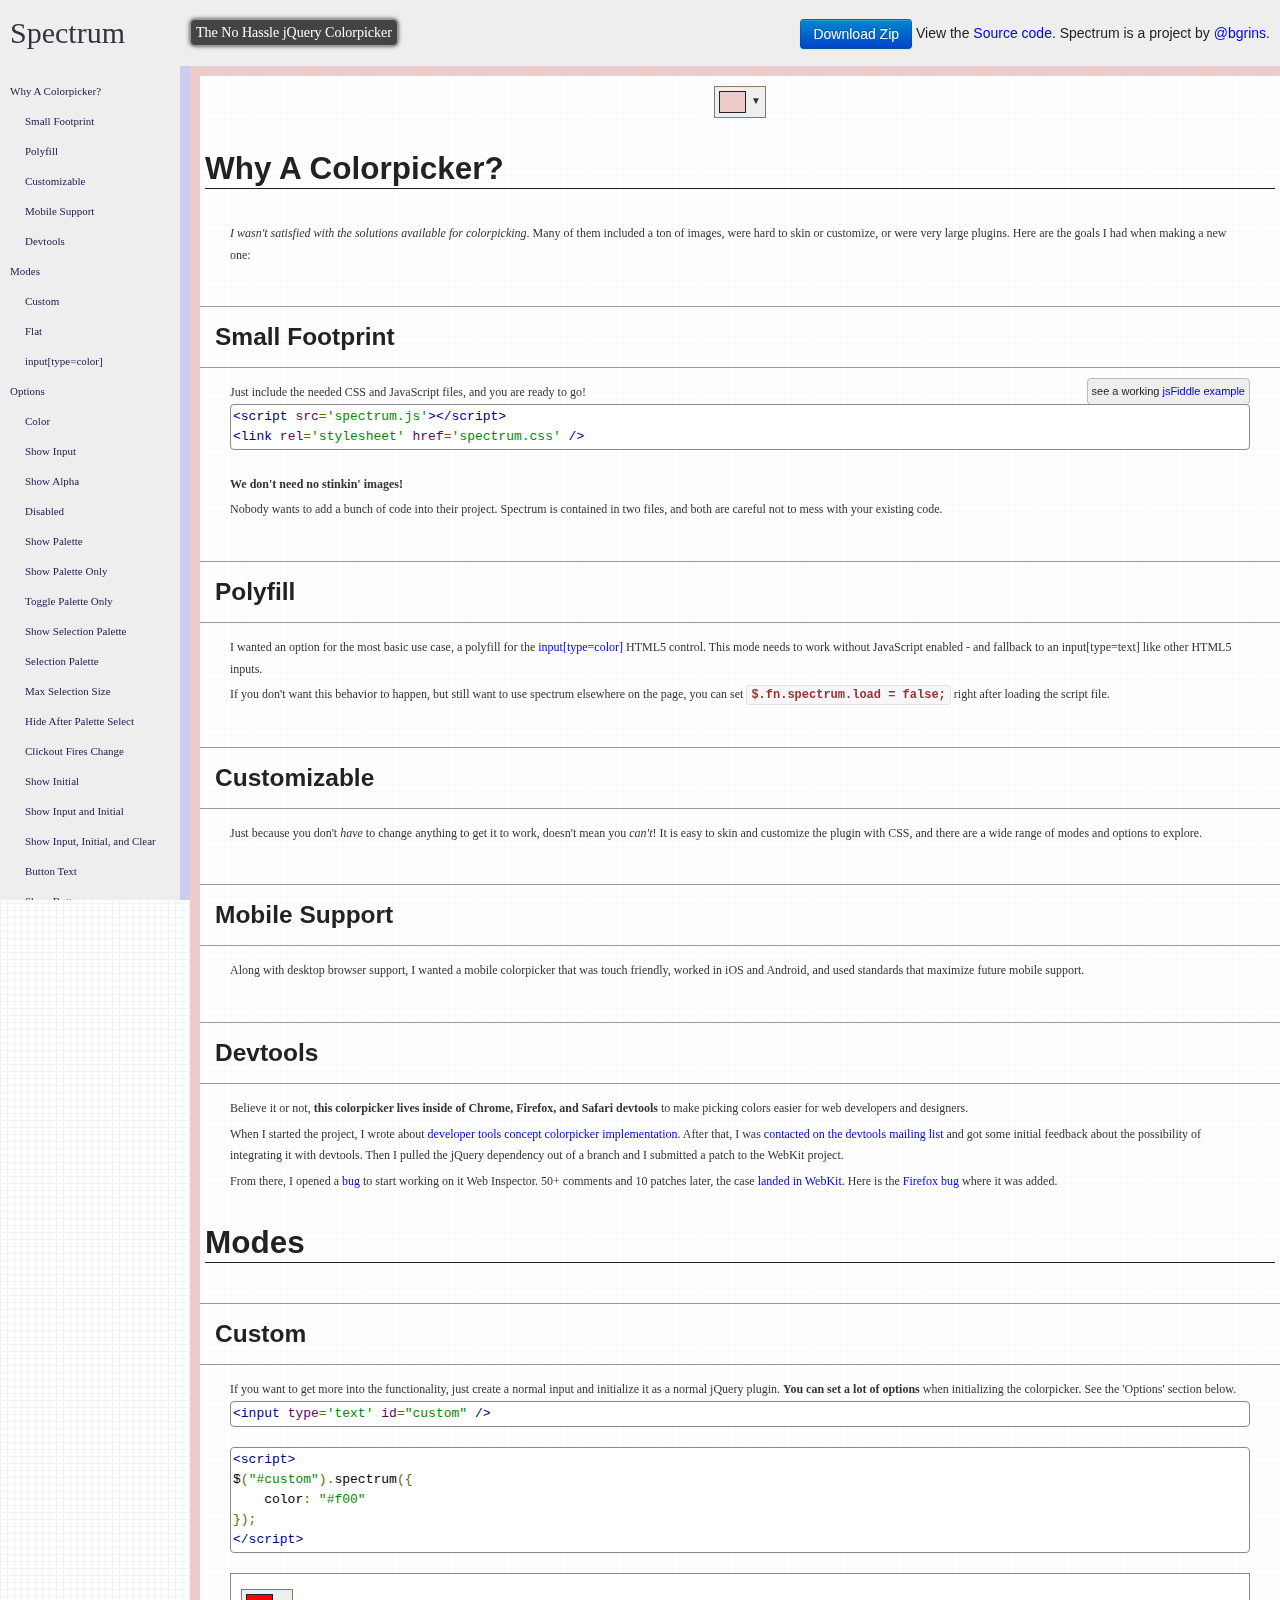
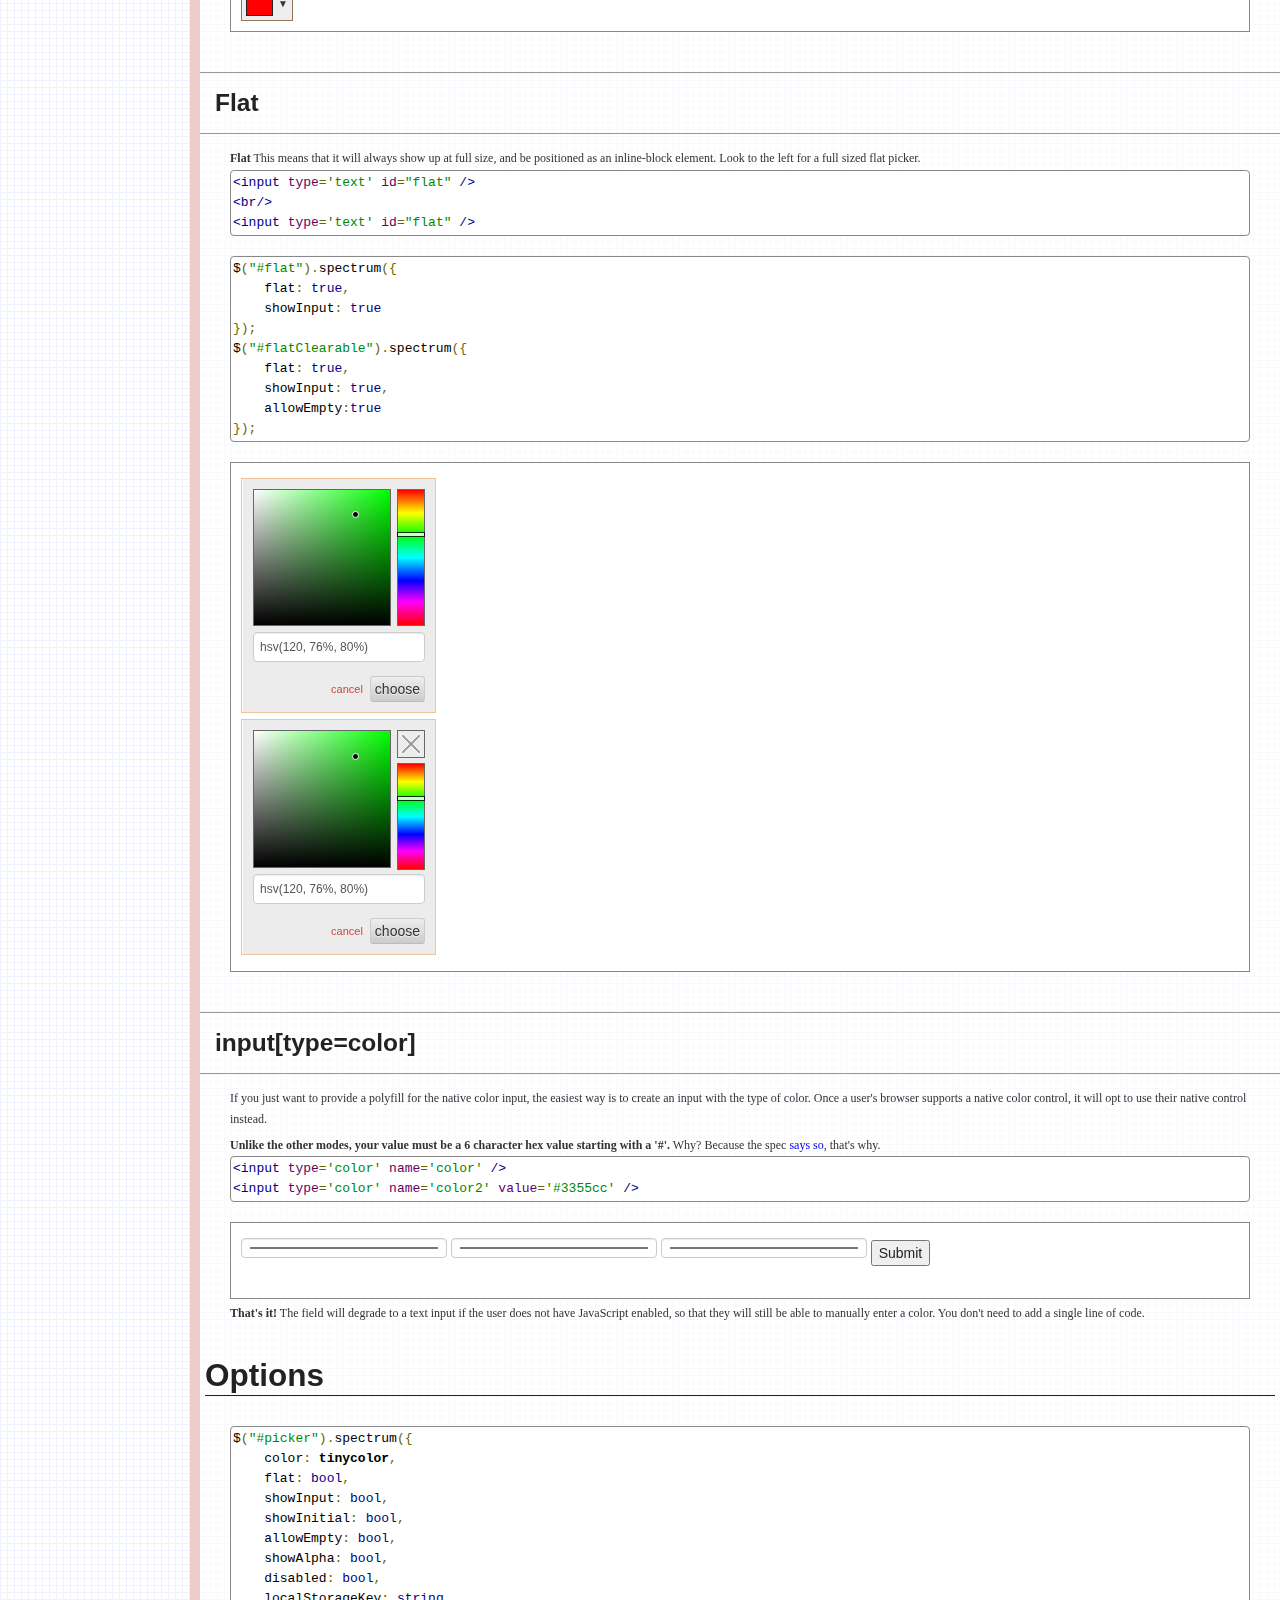
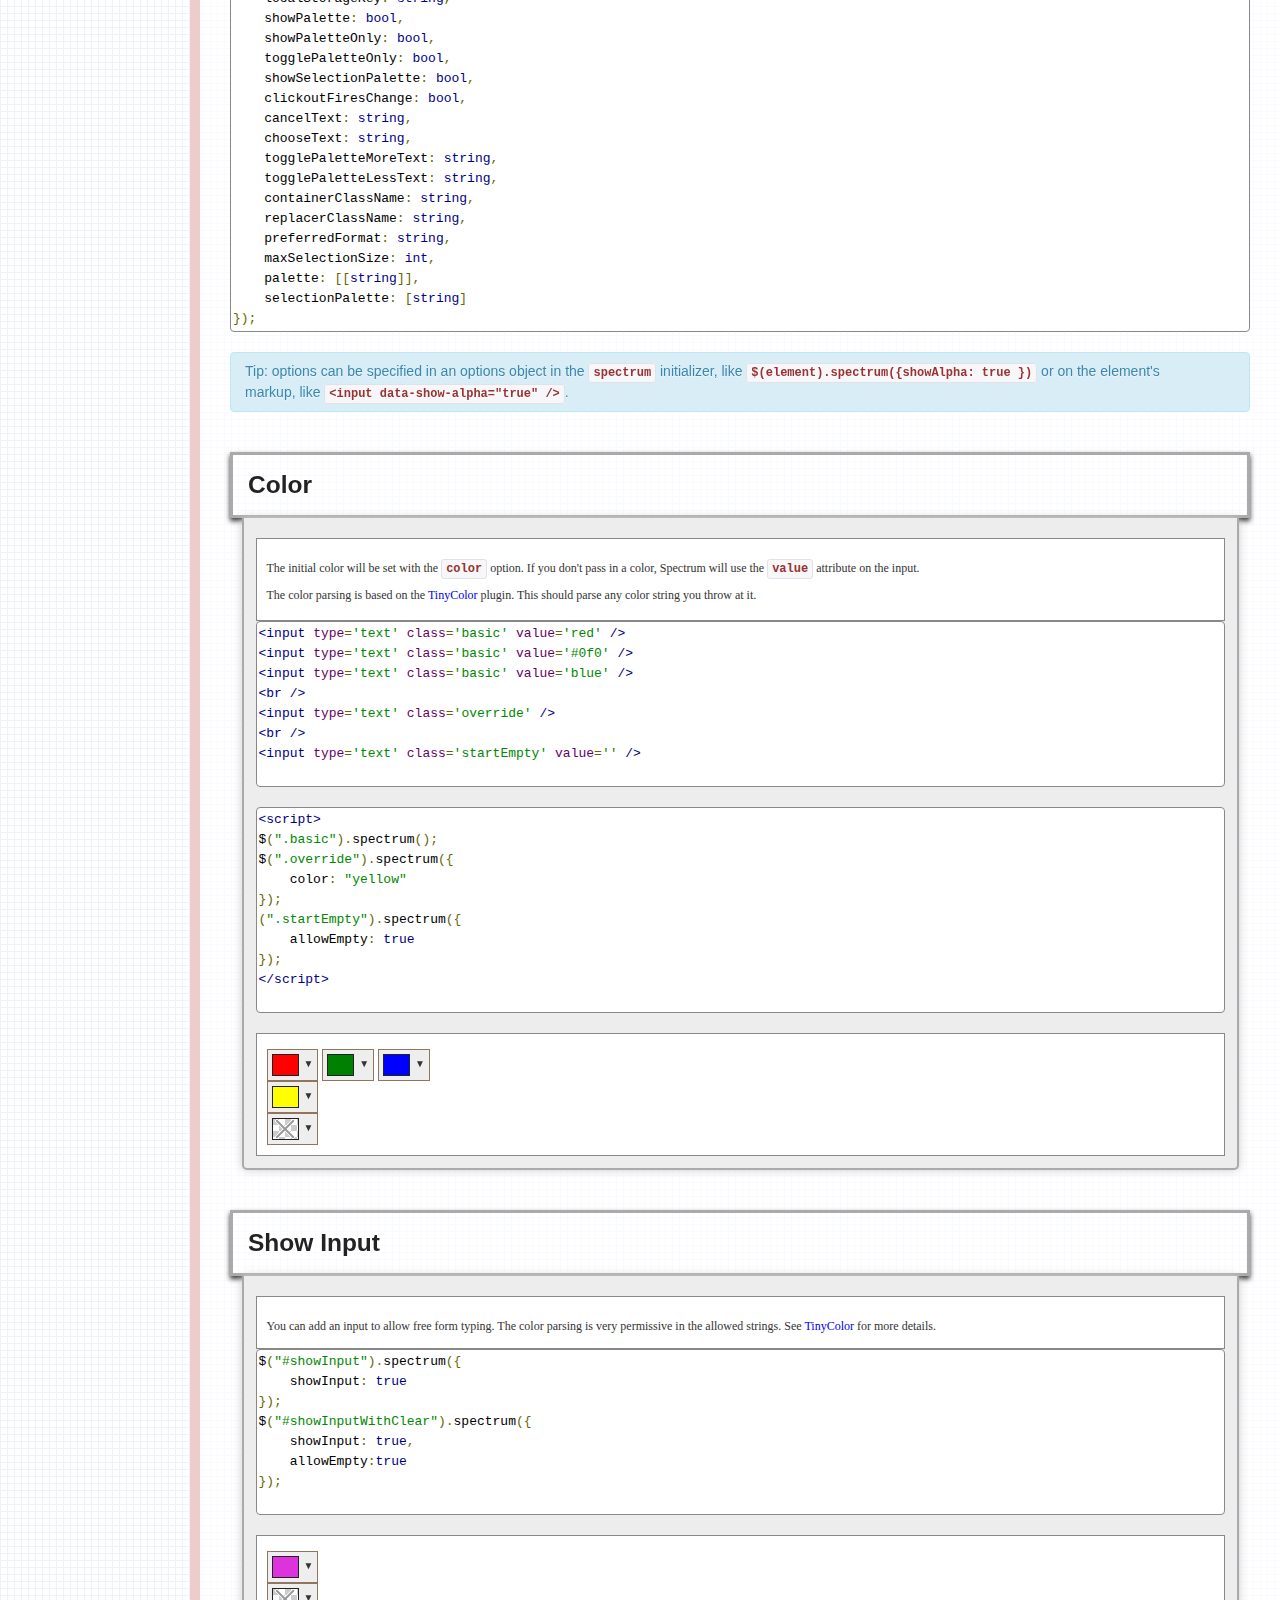
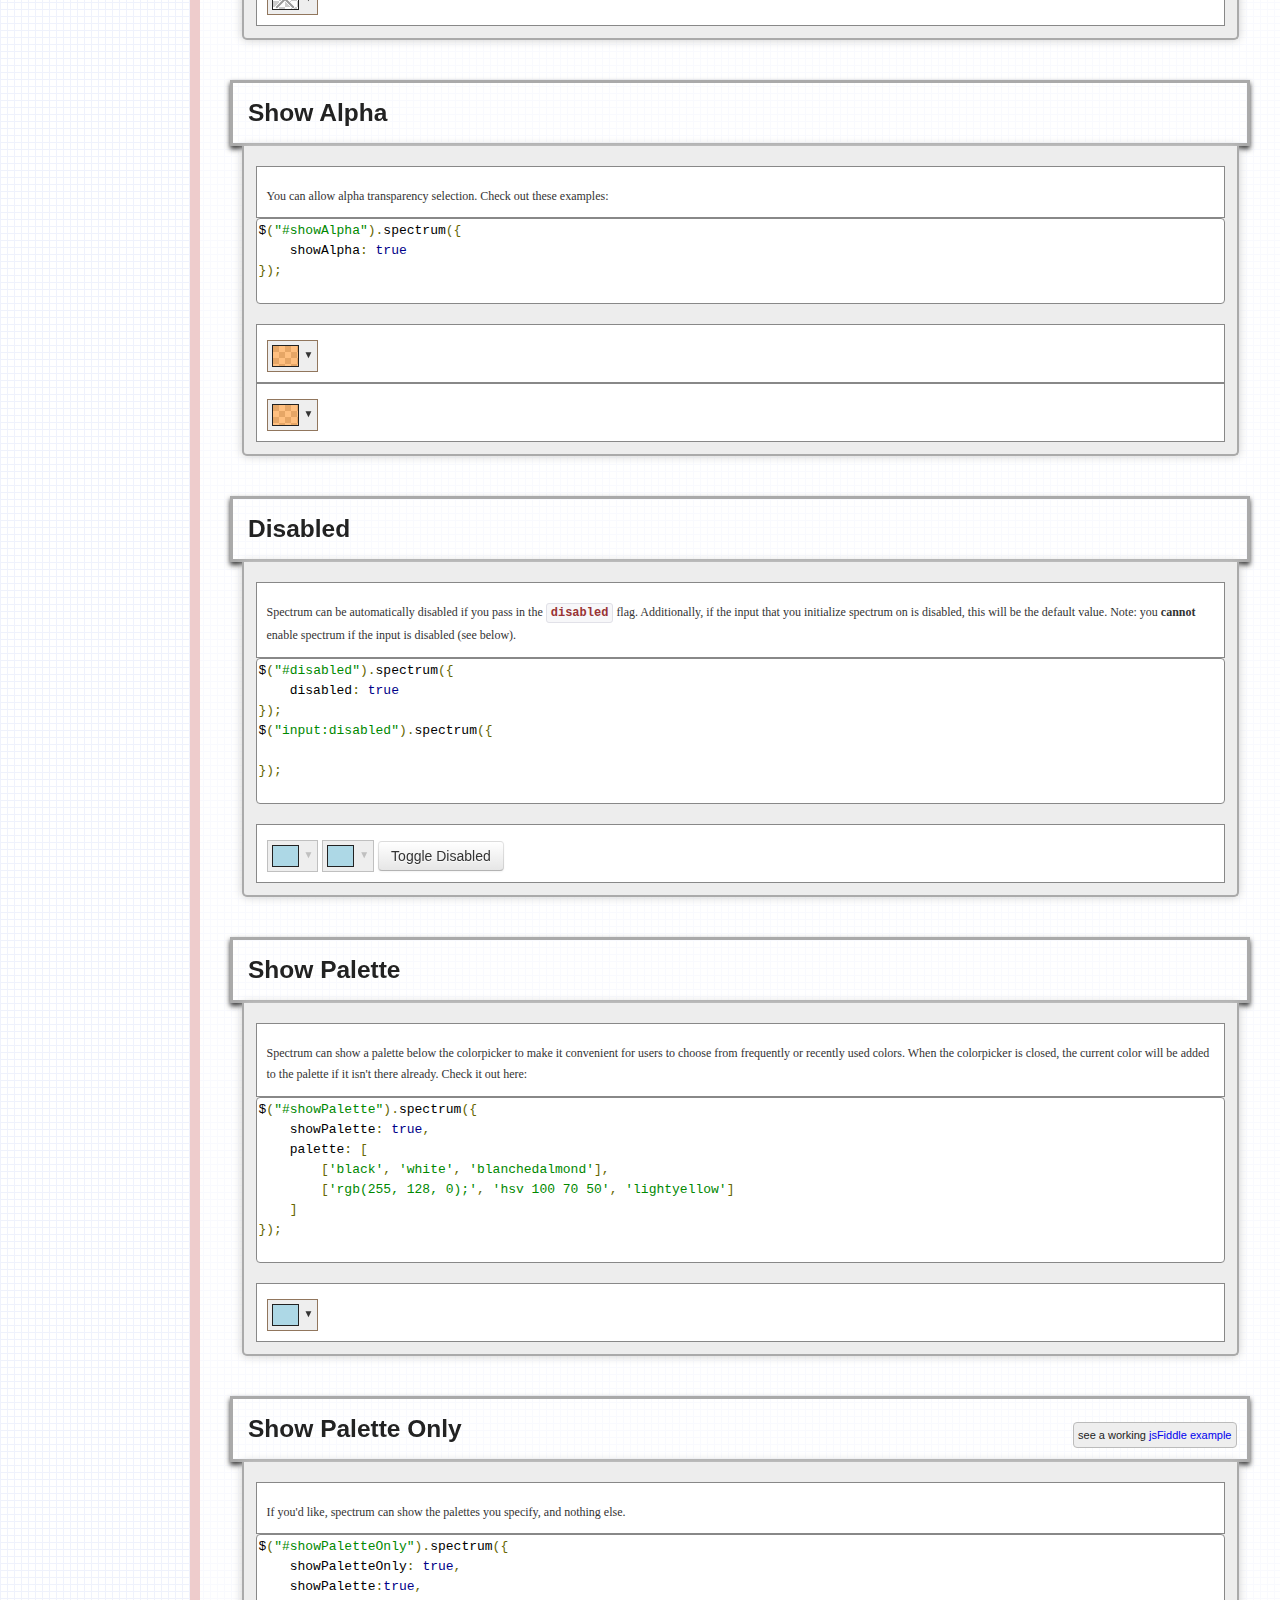
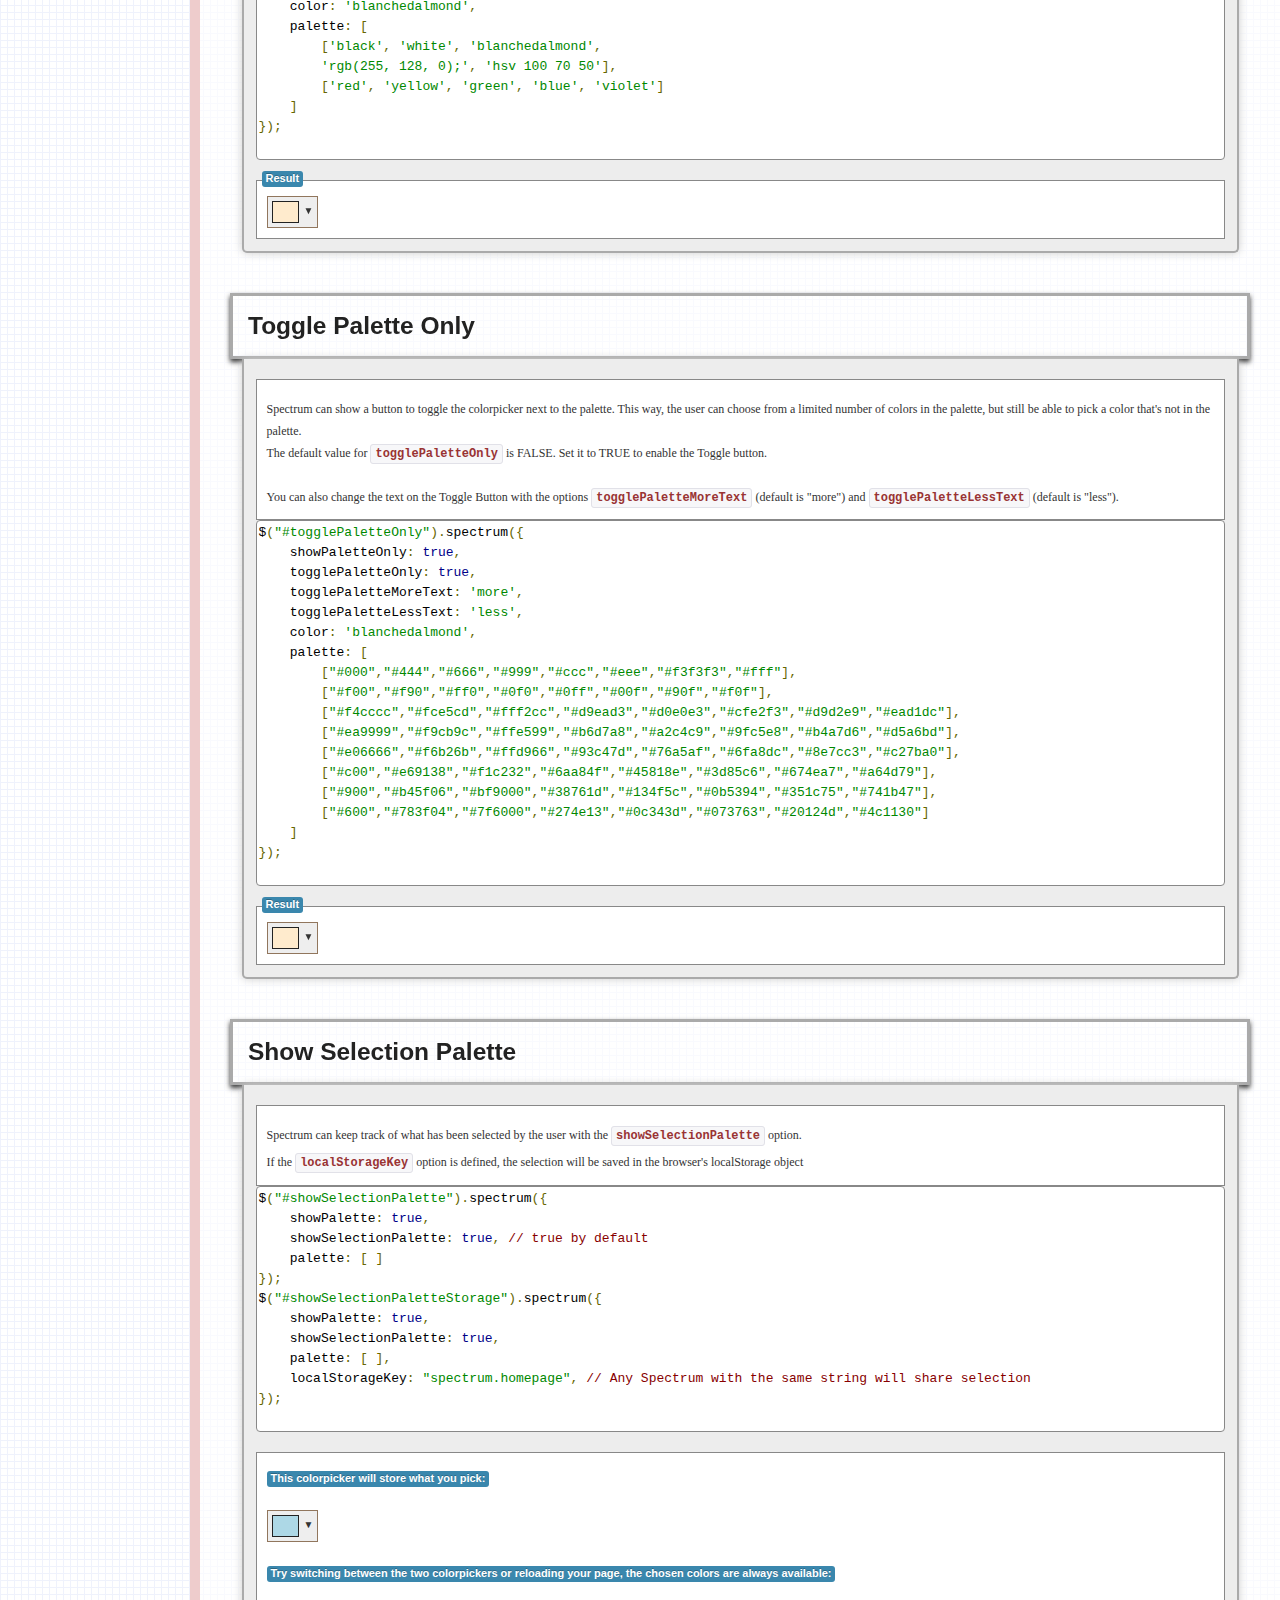
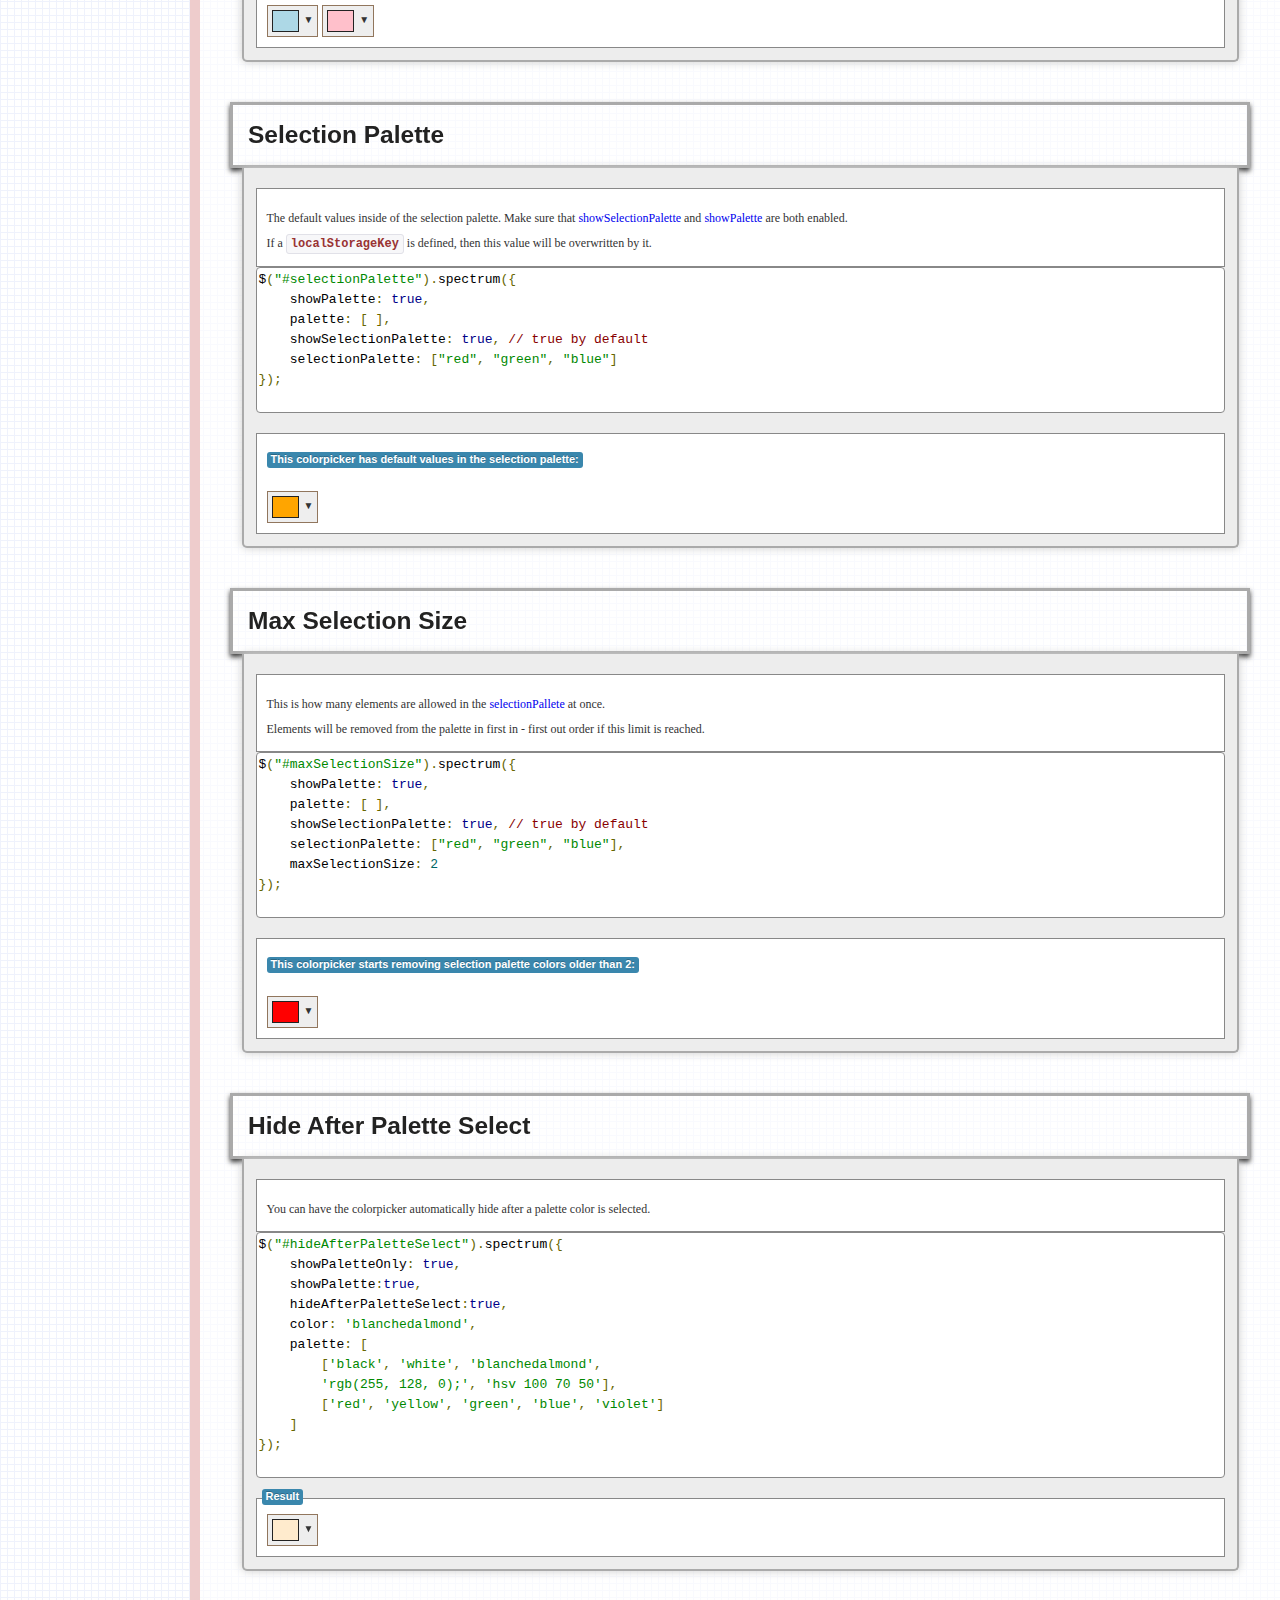
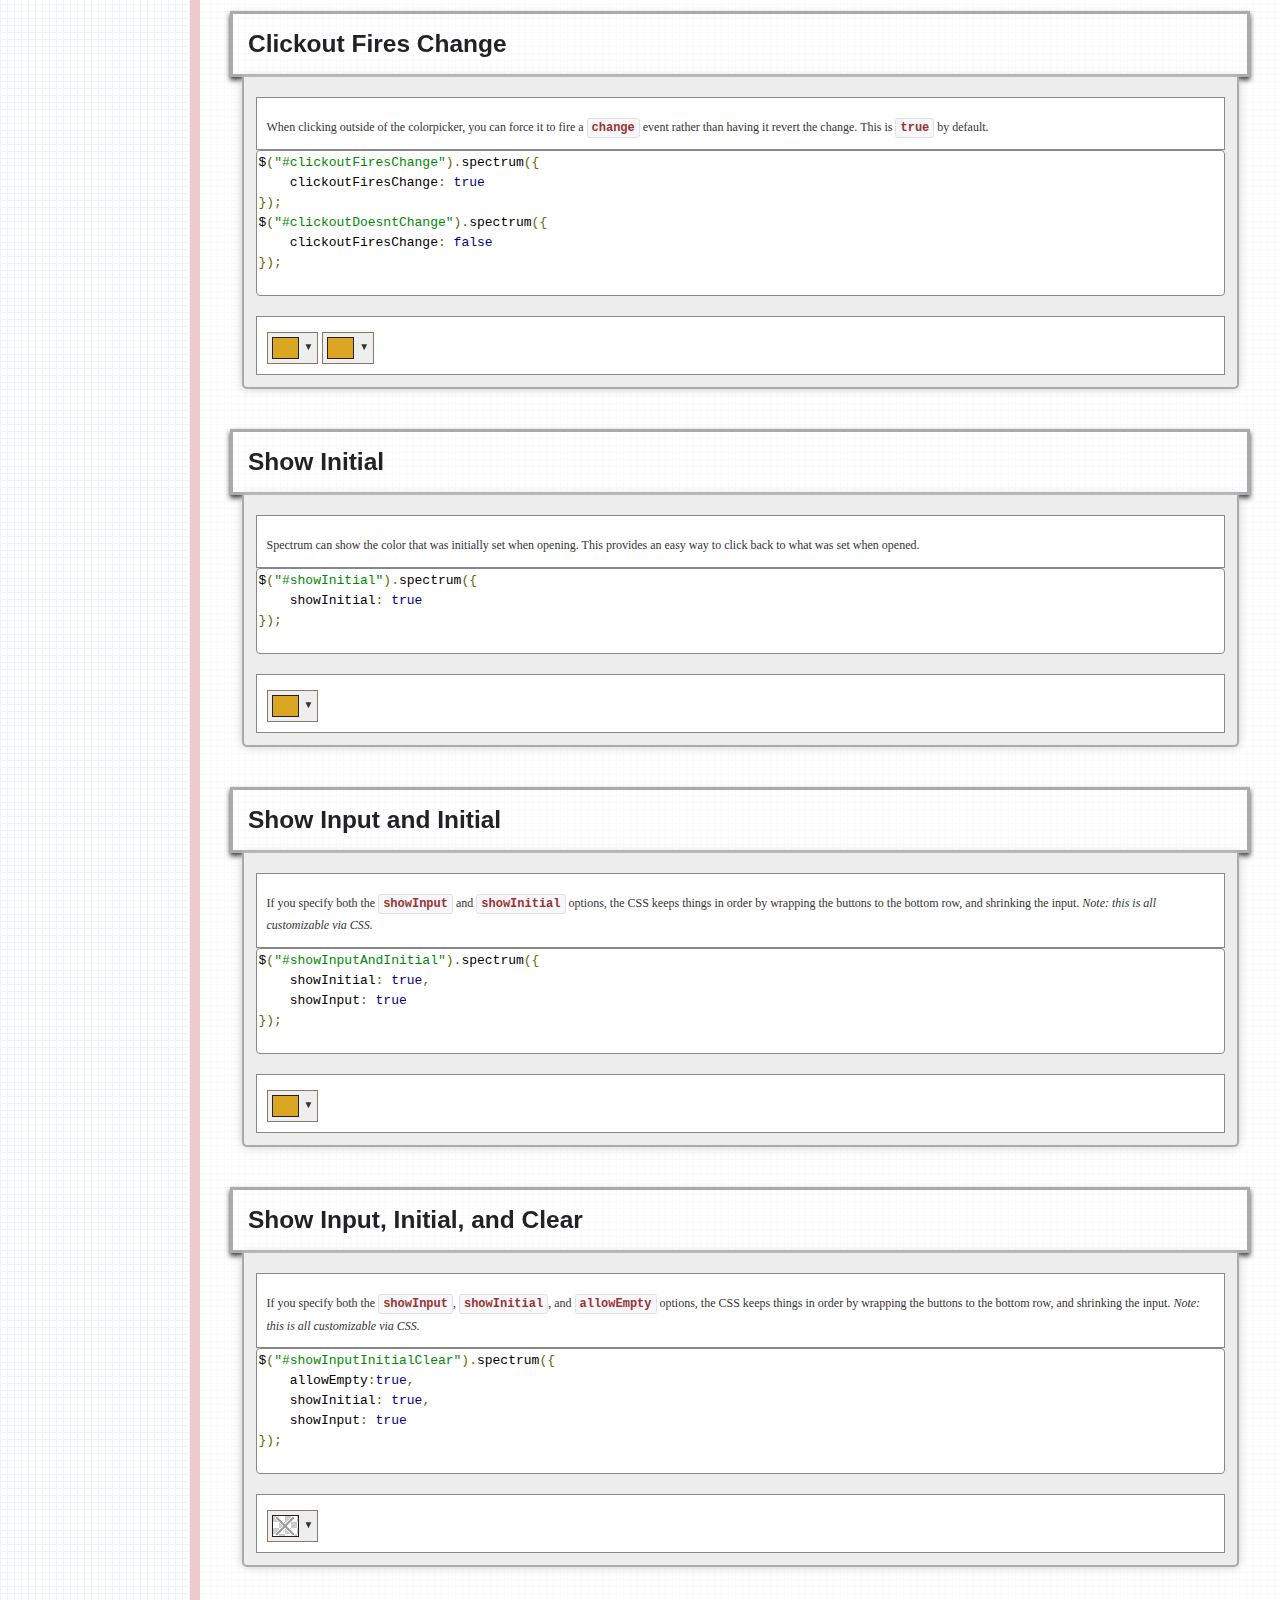
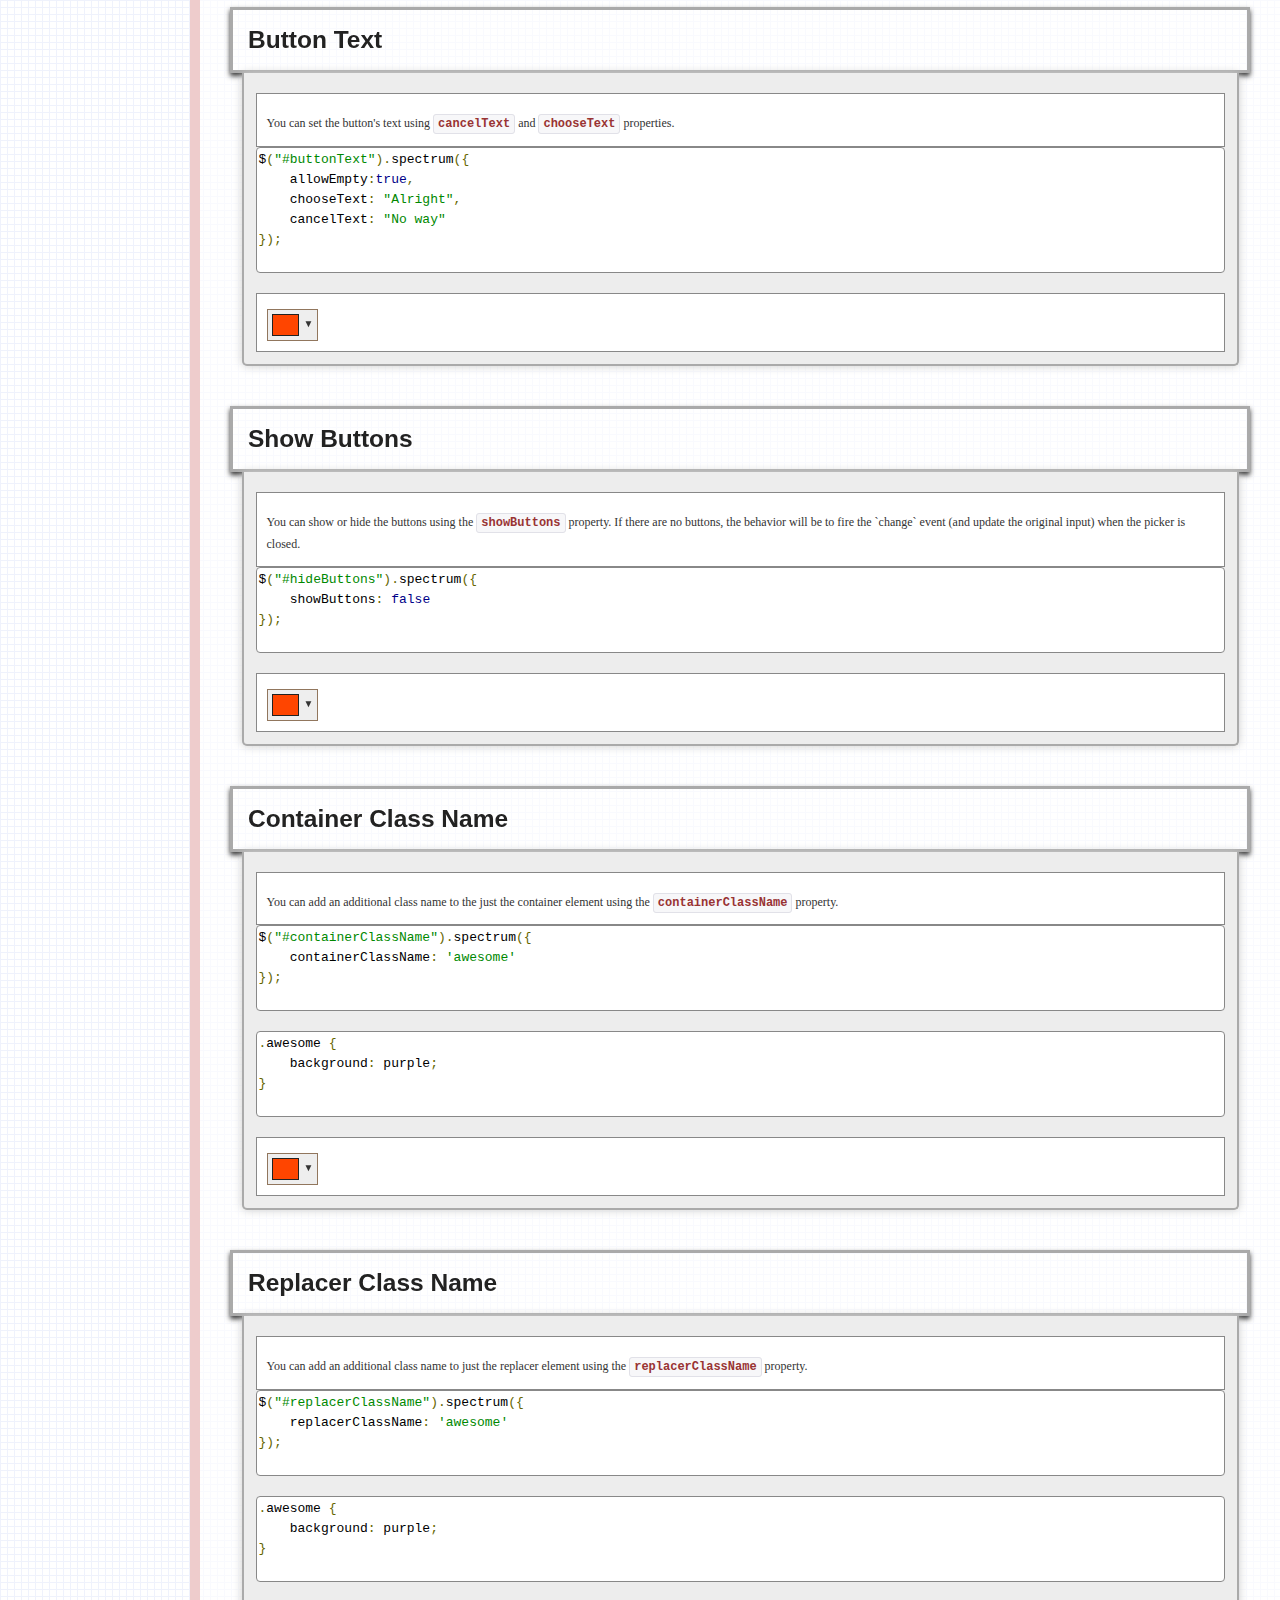
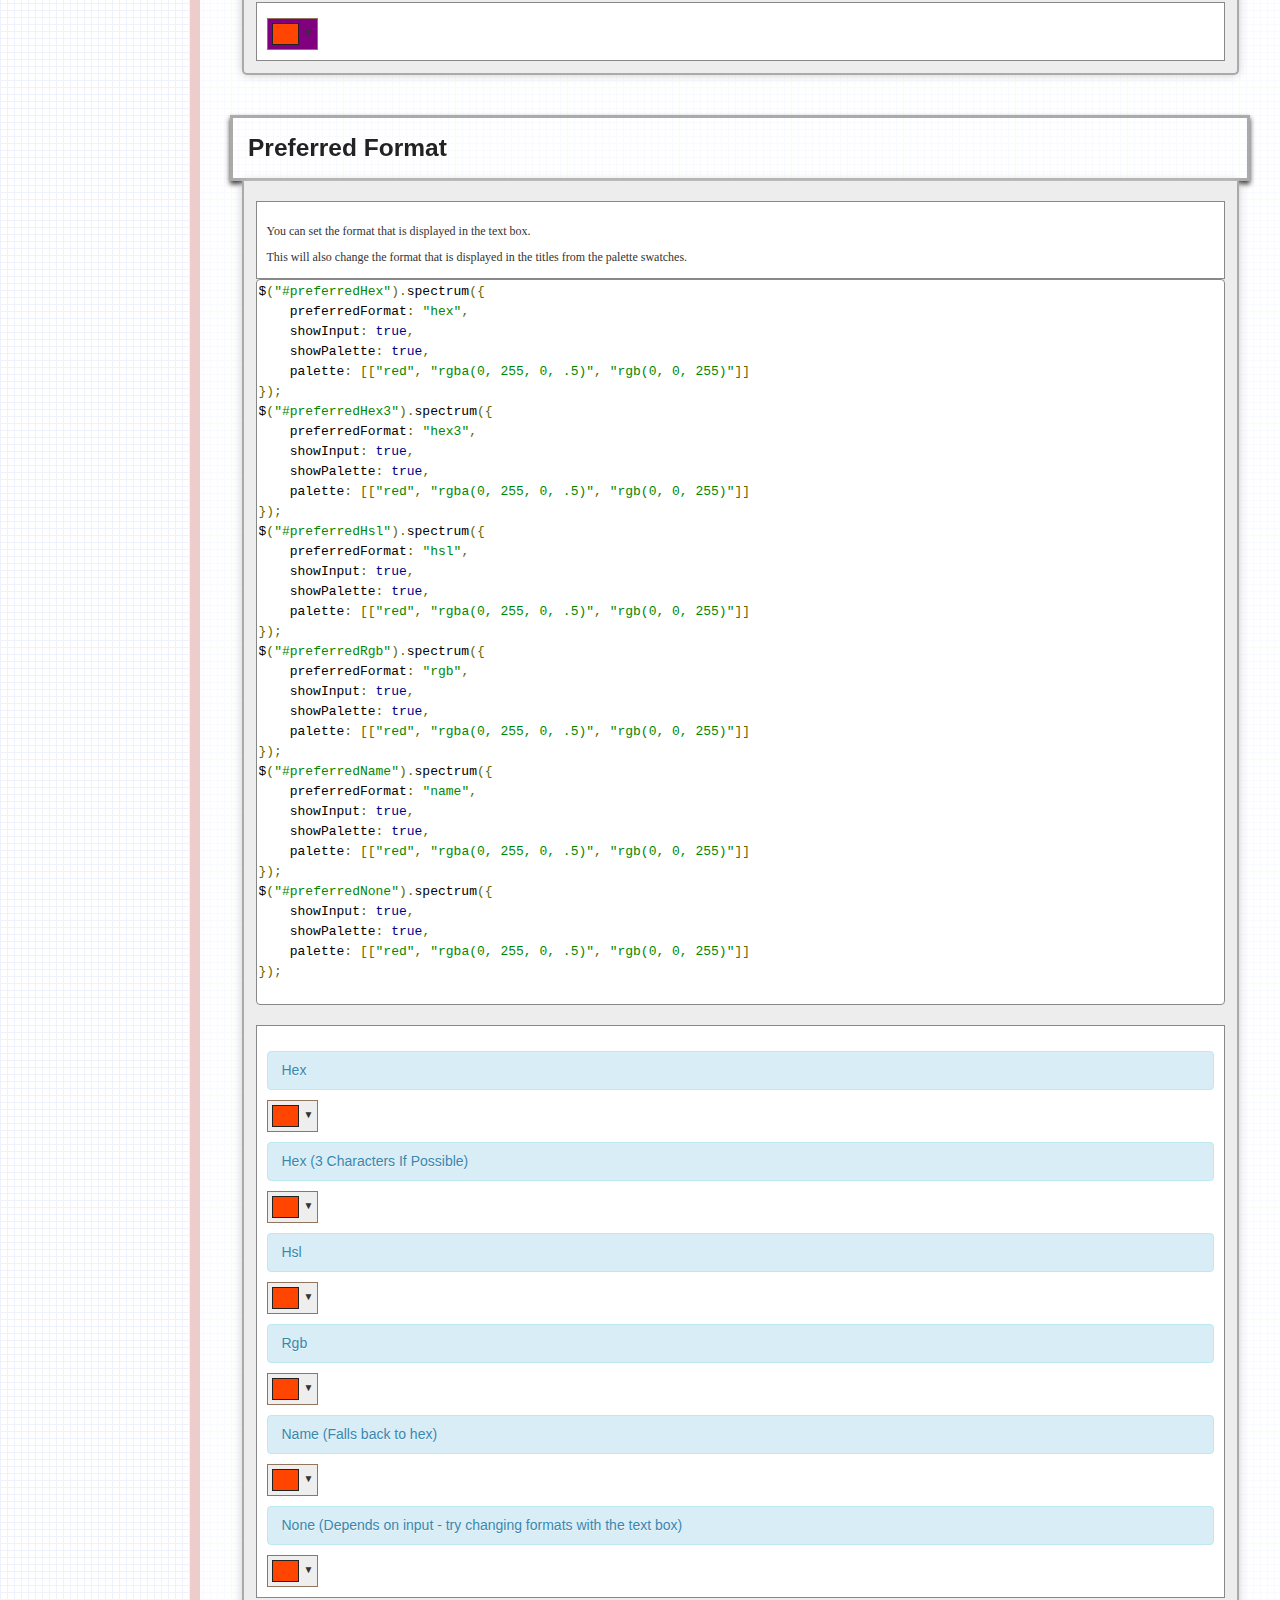
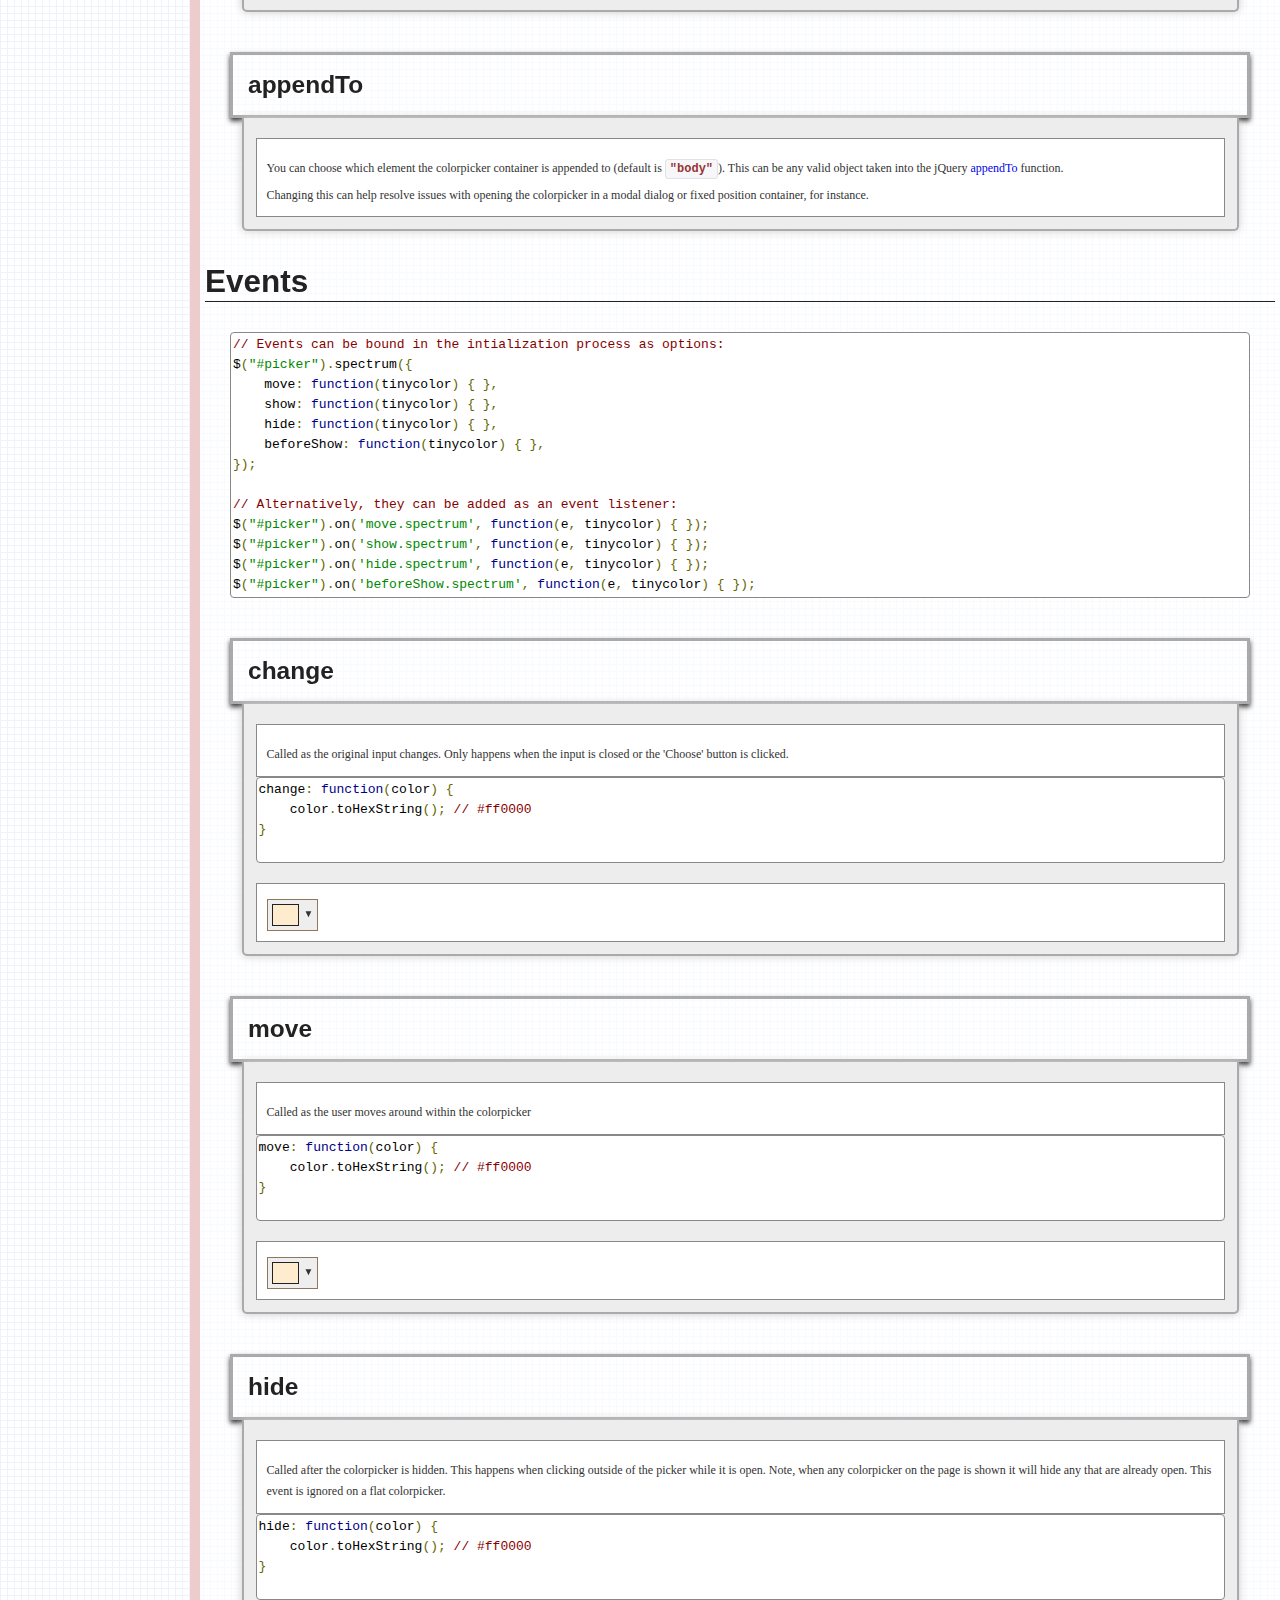
<file: canvasprojects/vectorapp/bgrins-spectrum-lib/index.html>
<!doctype html>
<html>
<head>
    <meta http-equiv="content-type" content="text/html; charset=UTF-8">
    <title>Spectrum - The No Hassle jQuery Colorpicker</title>

    <meta name="description" content="Spectrum is a JavaScript colorpicker plugin using the jQuery framework.  It is highly customizable, but can also be used as a simple input type=color polyfill">
    <meta name="author" content="Brian Grinstead and Spectrum contributors">

    <link rel="stylesheet" type="text/css" href="spectrum.css">
    <link rel="stylesheet" type="text/css" href="docs/bootstrap.css">
    <link rel="stylesheet" type="text/css" href="docs/docs.css">
    <script type="text/javascript" src="docs/jquery-1.9.1.js"></script>
    <script type="text/javascript" src="spectrum.js"></script>
    <script type='text/javascript' src='docs/toc.js'></script>
    <script type='text/javascript' src='docs/docs.js'></script>
</head>
<body>
<div id='header'>
    <h1><a href='http://bgrins.github.com/spectrum'>Spectrum</a></h1> <h2><em>The No Hassle jQuery Colorpicker</em></h2>
    <div id='links'>
        <a href='http://github.com/bgrins/spectrum/zipball/1.8.0' class="btn btn-primary">Download Zip</a>
        View the <a href='http://github.com/bgrins/spectrum'>Source code</a>.
        Spectrum is a project by <a href='http://twitter.com/bgrins'>@bgrins</a>.
    </div>
    <br style='clear:both;' />
</div>

<div id='toc'></div>
<div id='toc-slider'></div>

<div id='docs'>
    <div id='docs-content'>

    <div id='switch-current'>
        <input type='text' name='color1' id='pick1' value='#ddddff' />
        <div id='switch-current-hsv' class='switch-current-output'></div>
        <div id='switch-current-rgb' class='switch-current-output'></div>
        <div id='switch-current-hex' class='switch-current-output'></div>
    </div>

    <div style='text-align:center;'>
    <input id="full" />
    </div>

<pre class='prettyprint hide' id='code-heading'>
&lt;input type='color' value='#f594d0' /&gt;
<input type='color' class='basic' value='#f594d0' />
</pre>

        <h2 id="why">Why A Colorpicker?</h2>
        <p><em>I wasn't satisfied with the solutions available for colorpicking</em>.
        Many of them included a ton of images, were hard to skin or customize, or were very large plugins.
        Here are the goals I had when making a new one:
        </p>

        <h3 id="why-footprint" class='point'>Small Footprint</h3>
        <div class='note'>see a working <a href='http://jsfiddle.net/bgrins/ctkY3/'>jsFiddle example</a></div>
        <p>Just include the needed CSS and JavaScript files, and you are ready to go!  </p>
<pre class='prettyprint' id='code-subheading'>
&lt;script src='<a href='http://bgrins.github.com/spectrum/spectrum.js' target="_blank">spectrum.js</a>'&gt;&lt;/script&gt;
&lt;link rel='stylesheet' href='<a href='http://bgrins.github.com/spectrum/spectrum.css' target="_blank">spectrum.css</a>' /&gt;
</pre>
        <p><strong>We don't need no stinkin' images!</strong></p>
        <p>Nobody wants to add a bunch of code into their project.  Spectrum is contained in two files, and both are careful not to mess with your existing code.</p>

        <h3 id="why-polyfill" class='point'>Polyfill</h3>
        <p>I wanted an option for the most basic use case, a polyfill for the <a href='http://dev.w3.org/html5/markup/input.color.html'>input[type=color]</a> HTML5 control.
           This mode needs to work without JavaScript enabled - and fallback to an input[type=text] like other HTML5 inputs.
        </p>
        <p>If you don't want this behavior to happen, but still want to use spectrum elsewhere on the page, you can set <code>$.fn.spectrum.load = false;</code> right after loading the script file.</p>


        <h3 id="why-customizable" class='point'>Customizable</h3>
        <p>Just because you don't <em>have</em> to change anything to get it to work, doesn't mean you <em>can't</em>!
        It is easy to skin and customize the plugin with CSS, and there are a wide range of modes and options to explore.
        </p>

        <h3 id="why-mobile" class='point'>Mobile Support</h3>
        <p>Along with desktop browser support, I wanted a mobile colorpicker that was touch friendly, worked in iOS and Android, and used standards
            that maximize future mobile support.
        </p>

        <h3 id="why-devtools" class='point'>Devtools</h3>

        <p>
            Believe it or not, <strong>this colorpicker lives inside of Chrome, Firefox, and Safari devtools</strong> to make picking colors easier for web developers and designers.
        </p>

        <p>
            When I started the project, I wrote about <a href="http://www.briangrinstead.com/blog/chrome-developer-tools-colorpicker-concept">developer tools concept colorpicker implementation</a>.  After that, I was <a href="http://groups.google.com/group/google-chrome-developer-tools/browse_thread/thread/4dd1e853b8051727/4549a6f0788885d4">contacted on the devtools mailing list</a> and got some initial feedback about the possibility of integrating it with devtools.  Then I pulled the jQuery dependency out of a branch and I submitted a patch to the WebKit project.
        </p>

        <p>
            From there, I opened a <a href="https://bugs.webkit.org/show_bug.cgi?id=71262">bug</a> to start working on it Web Inspector.  50+ comments and 10 patches later, the case <a href="http://www.webkit.org/blog/1804/last-week-in-webkit-calculated-css-values-and-the-translate-attribute/">landed in WebKit</a>. Here is the <a href='https://bugzilla.mozilla.org/show_bug.cgi?id=911702'>Firefox bug</a> where it was added.
        </p>


        <h2 id="modes">Modes</h2>

        <h3 id="modes-custom" class='point'>Custom</h3>
    <p>If you want to get more into the functionality, just create a normal input and initialize it as a normal jQuery plugin.
    <strong>You can set a lot of options</strong> when initializing the colorpicker.
    See the 'Options' section below.
    </p>

<pre class='prettyprint'>
&lt;input type='text' id="custom" /&gt;
</pre>

<pre class='prettyprint'>
&lt;script&gt;
$("#custom").spectrum({
    color: "#f00"
});
&lt;/script&gt;
</pre>

        <div class='example'>
            <input type='text' id='custom' />
        </div>

        <h3 id="modes-flat" class='point'>Flat</h3>
        <p><strong>Flat</strong>
            This means that it will always show up at full size,
            and be positioned as an inline-block element.
            Look to the left for a full sized flat picker.
        </p>

<pre class='prettyprint'>
&lt;input type='text' id="flat" /&gt;
&lt;br/&gt;
&lt;input type='text' id="flat" /&gt;
</pre>
<pre class='prettyprint'>
$("#flat").spectrum({
    flat: true,
    showInput: true
});
$("#flatClearable").spectrum({
    flat: true,
    showInput: true,
    allowEmpty:true
});
</pre>

        <div class='example'>
            <input type='text' id='flat' value="limegreen" />
            <br/>
            <input type='text' id='flatClearable' value="limegreen" />
        </div>

        <h3 id="modes-input" class='point'>input[type=color]</h3>

    <p>
    If you just want to provide a polyfill for the native color input,
    the easiest way is to create an input with the type of color.
    Once a user's browser supports a native color control, it will opt to use their native control instead.
    </p>
    <p><strong>Unlike the other modes, your value must be a 6 character hex value starting with a '#'.</strong>  Why?  Because the spec <a href='http://dev.w3.org/html5/markup/input.color.html#input.color.attrs.value'>says so</a>, that's why.
    </p>

<pre class='prettyprint' id='code-subheading'>
&lt;input type='color' name='color' /&gt;
&lt;input type='color' name='color2' value='#3355cc' /&gt;
</pre>
    <div class='example'>
<form method="get">
    <input type='color' name='color' />
    <input type='color' name='color2' value='#3355cc' />
    <input type='color' name='color3' value='#000000' />
    <input type="submit" />
</form>
    </div>
    <p><strong>That's it!</strong>
    The field will degrade to a text input if the user does not have JavaScript enabled,
    so that they will still be able to manually enter a color.  You don't need to add a single line of code.
    </p>

<!--
<div class="alert">
    Heads up!  Make sure you do not have a <code>maxlength</code> property set on your input.  It has been known to break IE10.
</div>
-->

        <h2 id="options">Options</h2>
<pre class='prettyprint'>
$("#picker").spectrum({
    color: <strong>tinycolor</strong>,
    flat: bool,
    showInput: bool,
    showInitial: bool,
    allowEmpty: bool,
    showAlpha: bool,
    disabled: bool,
    localStorageKey: string,
    showPalette: bool,
    showPaletteOnly: bool,
    togglePaletteOnly: bool,
    showSelectionPalette: bool,
    clickoutFiresChange: bool,
    cancelText: string,
    chooseText: string,
    togglePaletteMoreText: string,
    togglePaletteLessText: string,
    containerClassName: string,
    replacerClassName: string,
    preferredFormat: string,
    maxSelectionSize: int,
    palette: [[string]],
    selectionPalette: [string]
});
</pre>
        <div class="alert alert-info">
            Tip: options can be specified in an options object in the <code>spectrum</code> initializer, like <code>$(element).spectrum({showAlpha: true })</code> or on the element's markup, like <code>&lt;input data-show-alpha="true" /&gt;</code>.
        </div>

        <h3 id="options-color">Color</h3>
        <div class='option-content'>
            <div class='description'>
                <p>
                The initial color will be set with the <code>color</code> option.
                If you don't pass in a color, Spectrum will use the <code>value</code> attribute on the input.
                </p>
                <p>
                The color parsing is based on the <a href='https://github.com/bgrins/TinyColor'>TinyColor</a> plugin.
                This should parse any color string you throw at it.</p>
                </p>
            </div>

            <pre class='prettyprint'>
&lt;input type='text' class='basic' value='red' /&gt;
&lt;input type='text' class='basic' value='#0f0' /&gt;
&lt;input type='text' class='basic' value='blue' /&gt;
&lt;br /&gt;
&lt;input type='text' class='override' /&gt;
&lt;br /&gt;
&lt;input type='text' class='startEmpty' value='' /&gt;
            </pre>

            <pre class='prettyprint'>
&lt;script&gt;
$(".basic").spectrum();
$(".override").spectrum({
    color: "yellow"
});
(".startEmpty").spectrum({
    allowEmpty: true
});
&lt;/script&gt;
            </pre>
            <div class='example'>
                <input type='text' class='basic' value='red' />
                <input type='text' class='basic' value='green' />
                <input type='text' class='basic' value='blue' />
                <br />
                <input type='text' class='override' />
                <br/>
                <input type='text' class='startEmpty' value='' />
            </div>
        </div>

        <h3 id="options-showInput">Show Input</h3>
        <div class='option-content'>
            <div class='description'>
                <p>You can add an input to allow free form typing.  The color parsing is very permissive in the allowed strings.  See <a href='https://github.com/bgrins/TinyColor'>TinyColor</a> for more details.
            </div>
            <pre class='prettyprint'>
$("#showInput").spectrum({
    showInput: true
});
$("#showInputWithClear").spectrum({
    showInput: true,
    allowEmpty:true
});
            </pre>
            <div class='example'>
                <input type='text' name='showInput' id='showInput' />
                 <br/>
                <input type='text' name='showInputWithClear' id='showInputWithClear' value='' />
            </div>
        </div>

        <h3 id="options-showAlpha">Show Alpha</h3>
        <div class='option-content'>
            <div class='description'>
                <p>You can allow alpha transparency selection.  Check out these examples: </p>
            </div>
            <pre class='prettyprint'>
$("#showAlpha").spectrum({
    showAlpha: true
});
            </pre>
            <div class='example'>
                <input type='text' name='showAlpha' id='showAlpha' />
            </div>
            <div class='example'>
                <input type='text' name='showAlphaWithInput' id='showAlphaWithInput' />
            </div>
        </div>

        <h3 id="options-disabled">Disabled</h3>
        <div class='option-content'>
            <div class='description'>
            <p>Spectrum can be automatically disabled if you pass in the <code>disabled</code> flag.  Additionally, if the input that you initialize spectrum on is disabled, this will be the default value.  Note: you <strong>cannot</strong> enable spectrum if the input is disabled (see below).</p>
            </div>
            <pre class='prettyprint'>
$("#disabled").spectrum({
    disabled: true
});
$("input:disabled").spectrum({

});
            </pre>
            <div class='example'>
                    <input type='text' name='disabled' id='disabled' value='lightblue' />
                    <input type='text' disabled value='lightblue' />
                    <button id='toggle-disabled' class='btn'>Toggle Disabled</button>
            </div>
        </div>

        <h3 id="options-showPalette">Show Palette</h3>
        <div class='option-content'>
            <div class='description'>
            <p>Spectrum can show a palette below the colorpicker to make it convenient for users to choose from frequently or recently used colors.  When the colorpicker is closed, the current color will be added to the palette if it isn't there already.  Check it out here: </p>
            </div>
            <pre class='prettyprint'>
$("#showPalette").spectrum({
    showPalette: true,
    palette: [
        ['black', 'white', 'blanchedalmond'],
        ['rgb(255, 128, 0);', 'hsv 100 70 50', 'lightyellow']
    ]
});
            </pre>
            <div class='example'>
                    <input type='text' name='showPalette' id='showPalette' value='lightblue' />
            </div>
        </div>

        <h3 id="options-showPaletteOnly">Show Palette Only</h3>
        <div class='option-content'>
            <div class='note'>see a working <a href='http://jsfiddle.net/bgrins/S45tW/'>jsFiddle example</a></div>
            <div class='description'>
            <p>If you'd like, spectrum can show the palettes you specify, and nothing else.</p>
            </div>

            <pre class='prettyprint'>
$("#showPaletteOnly").spectrum({
    showPaletteOnly: true,
    showPalette:true,
    color: 'blanchedalmond',
    palette: [
        ['black', 'white', 'blanchedalmond',
        'rgb(255, 128, 0);', 'hsv 100 70 50'],
        ['red', 'yellow', 'green', 'blue', 'violet']
    ]
});
            </pre>
            <div class='example'>
            <span class='label label-result'>
            Result
            </span>
                <input type='text' name='showPaletteOnly' id='showPaletteOnly'  />
            </div>
        </div>

        <h3 id="options-togglePaletteOnly">Toggle Palette Only</h3>
        <div class='option-content'>
            <div class='description'>
            <p>Spectrum can show a button to toggle the colorpicker next to the palette. This way, the user can choose from a limited number of colors in the palette, but still be able to pick a color that's not in the palette.<br />
                The default value for <code>togglePaletteOnly</code> is FALSE. Set it to TRUE to enable the Toggle button.<br /><br />
                You can also change the text on the Toggle Button with the options <code>togglePaletteMoreText</code> (default is "more") and <code>togglePaletteLessText</code> (default is "less").</p>
            </div>

            <pre class='prettyprint'>
$("#togglePaletteOnly").spectrum({
    showPaletteOnly: true,
    togglePaletteOnly: true,
    togglePaletteMoreText: 'more',
    togglePaletteLessText: 'less',
    color: 'blanchedalmond',
    palette: [
        ["#000","#444","#666","#999","#ccc","#eee","#f3f3f3","#fff"],
        ["#f00","#f90","#ff0","#0f0","#0ff","#00f","#90f","#f0f"],
        ["#f4cccc","#fce5cd","#fff2cc","#d9ead3","#d0e0e3","#cfe2f3","#d9d2e9","#ead1dc"],
        ["#ea9999","#f9cb9c","#ffe599","#b6d7a8","#a2c4c9","#9fc5e8","#b4a7d6","#d5a6bd"],
        ["#e06666","#f6b26b","#ffd966","#93c47d","#76a5af","#6fa8dc","#8e7cc3","#c27ba0"],
        ["#c00","#e69138","#f1c232","#6aa84f","#45818e","#3d85c6","#674ea7","#a64d79"],
        ["#900","#b45f06","#bf9000","#38761d","#134f5c","#0b5394","#351c75","#741b47"],
        ["#600","#783f04","#7f6000","#274e13","#0c343d","#073763","#20124d","#4c1130"]
    ]
});
            </pre>
            <div class='example'>
            <span class='label label-result'>
            Result
            </span>
                <input type='text' name='togglePaletteOnly' id='togglePaletteOnly'  />
            </div>
        </div>

        <h3 id="options-showSelectionPalette">Show Selection Palette</h3>
        <div class='option-content'>
            <div class='description'>
                <p>Spectrum can keep track of what has been selected by the user with the <code>showSelectionPalette</code> option.</p>
                <p>If the <code>localStorageKey</code> option is defined, the selection will be saved in the browser's localStorage object</p>
            </div>

            <pre class='prettyprint'>
$("#showSelectionPalette").spectrum({
    showPalette: true,
    showSelectionPalette: true, // true by default
    palette: [ ]
});
$("#showSelectionPaletteStorage").spectrum({
    showPalette: true,
    showSelectionPalette: true,
    palette: [ ],
    localStorageKey: "spectrum.homepage", // Any Spectrum with the same string will share selection
});
            </pre>

            <div class='example'>
                    <span class='label label-info'>This colorpicker will store what you pick:</span><br /><br />
                    <input type='text' name='showSelectionPalette' id='showSelectionPalette' value='lightblue' /><br /><br />
                    <span class='label label-info'>Try switching between the two colorpickers or reloading your page, the chosen colors are always available:</span><br /><br />
                    <input type='text' name='showSelectionPaletteStorage' id='showSelectionPaletteStorage' value='lightblue' />
                    <input type='text' name='showSelectionPaletteStorage2' id='showSelectionPaletteStorage2' value='pink' />
            </div>
        </div>

        <h3 id="options-selectionPalette">Selection Palette</h3>
        <div class='option-content'>
            <div class='description'>
                <p>The default values inside of the selection palette.  Make sure that <a href="#options-showSelectionPalette">showSelectionPalette</a> and <a href="#options-showPalette">showPalette</a> are both enabled.</p>
                <p>If a <code>localStorageKey</code> is defined, then this value will be overwritten by it.</p>
            </div>

            <pre class='prettyprint'>
$("#selectionPalette").spectrum({
    showPalette: true,
    palette: [ ],
    showSelectionPalette: true, // true by default
    selectionPalette: ["red", "green", "blue"]
});
            </pre>

            <div class='example'>
                    <span class='label label-info'>This colorpicker has default values in the selection palette:</span><br /><br />
                    <input type='text' name='selectionPalette' id='selectionPalette' value='orange' />
            </div>
        </div>

        <h3 id="options-maxSelectionSize">Max Selection Size</h3>
        <div class='option-content'>
            <div class='description'>
                <p>This is how many elements are allowed in the <a href="#options-selectionPalette">selectionPallete</a> at once.</p>
                <p>Elements will be removed from the palette in first in - first out order if this limit is reached.</p>
            </div>

            <pre class='prettyprint'>
$("#maxSelectionSize").spectrum({
    showPalette: true,
    palette: [ ],
    showSelectionPalette: true, // true by default
    selectionPalette: ["red", "green", "blue"],
    maxSelectionSize: 2
});
            </pre>

            <div class='example'>
                    <span class='label label-info'>This colorpicker starts removing selection palette colors older than 2:</span><br /><br />
                    <input type='text' name='maxSelectionSize' id='maxSelectionSize' value='red' />
            </div>
        </div>

        <h3 id="options-hideAfterPaletteSelect">Hide After Palette Select</h3>
        <div class='option-content'>
            <div class='description'>
            <p>You can have the colorpicker automatically hide after a palette color is selected.</p>
            </div>

            <pre class='prettyprint'>
$("#hideAfterPaletteSelect").spectrum({
    showPaletteOnly: true,
    showPalette:true,
    hideAfterPaletteSelect:true,
    color: 'blanchedalmond',
    palette: [
        ['black', 'white', 'blanchedalmond',
        'rgb(255, 128, 0);', 'hsv 100 70 50'],
        ['red', 'yellow', 'green', 'blue', 'violet']
    ]
});
            </pre>
            <div class='example'>
            <span class='label label-result'>
            Result
            </span>
                <input type='text' name='hideAfterPaletteSelect' id='hideAfterPaletteSelect'  />
            </div>
        </div>

        <h3 id="options-clickoutFiresChange">Clickout Fires Change</h3>
        <div class='option-content'>
            <div class='description'>
                <p>
                When clicking outside of the colorpicker, you can force it to fire a <code>change</code> event rather than having it revert the change.  This is <code>true</code> by default.
                </p>
            </div>

            <pre class='prettyprint'>
$("#clickoutFiresChange").spectrum({
    clickoutFiresChange: true
});
$("#clickoutDoesntChange").spectrum({
    clickoutFiresChange: false
});
            </pre>

            <div class='example'>
                    <input type='text' name='clickoutFiresChange' id='clickoutFiresChange' value='goldenrod' />
                    <input type='text' name='clickoutDoesntFireChange' id='clickoutDoesntFireChange' value='goldenrod' />
            </div>
        </div>

        <h3 id="options-showInitial">Show Initial</h3>
        <div class='option-content'>
            <div class='description'>
                <p>
                Spectrum can show the color that was initially set when opening.
                This provides an easy way to click back to what was set when opened.
                </p>
            </div>

            <pre class='prettyprint'>
$("#showInitial").spectrum({
    showInitial: true
});
            </pre>

            <div class='example'>
                    <input type='text' name='showInitial' id='showInitial' value='goldenrod' />
            </div>
        </div>

        <h3 id="options-showInputAndInitial">Show Input and Initial</h3>
        <div class='option-content'>
            <div class='description'>
                <p>If you specify both the <code>showInput</code> and <code>showInitial</code> options, the CSS keeps things in order by wrapping the buttons to the bottom row, and shrinking the input.   <em>Note: this is all customizable via CSS.</em></p>
            </div>
            <pre class='prettyprint'>
$("#showInputAndInitial").spectrum({
    showInitial: true,
    showInput: true
});
            </pre>

            <div class='example'>
                    <input type='text' name='showInputAndInitial' id='showInputAndInitial' value='goldenrod' />
            </div>
        </div>
         <h3>Show Input, Initial, and Clear</h3>
        <div class='option-content'>
            <div class='description'>
                <p>If you specify both the <code>showInput</code>, <code>showInitial</code>, and <code>allowEmpty</code> options, the CSS keeps things in order by wrapping the buttons to the bottom row, and shrinking the input.   <em>Note: this is all customizable via CSS.</em></p>
            </div>
            <pre class='prettyprint'>
$("#showInputInitialClear").spectrum({
    allowEmpty:true,
    showInitial: true,
    showInput: true
});
            </pre>

            <div class='example'>
                    <input type='text' name='showInputInitialClear' id='showInputInitialClear' value='' />
            </div>
        </div>
        <h3 id="options-buttonText">Button Text</h3>
        <div class='option-content'>
            <div class='description'>
                <p>You can set the button's text using <code>cancelText</code> and <code>chooseText</code> properties.</p>
            </div>

            <pre class='prettyprint'>
$("#buttonText").spectrum({
    allowEmpty:true,
    chooseText: "Alright",
    cancelText: "No way"
});
            </pre>

            <div class='example'>
                    <input type='text' name='buttonText' id='buttonText' value='orangered' />
            </div>
        </div>

        <h3 id="options-showButtons">Show Buttons</h3>
        <div class='option-content'>
            <div class='description'>
                <p>
                You can show or hide the buttons using the <code>showButtons</code> property.
                If there are no buttons, the behavior will be to fire the `change` event (and update the original input) when the picker is closed.
                </p>
            </div>

            <pre class='prettyprint'>
$("#hideButtons").spectrum({
    showButtons: false
});
            </pre>

            <div class='example'>
                    <input type='text' name='hideButtons' id='hideButtons' value='orangered' />
            </div>
        </div>

        <h3 id="options-containerClassName">Container Class Name</h3>
        <div class='option-content'>
            <div class='description'>
                <p>
                You can add an additional class name to the just the container element using the <code>containerClassName</code> property.
                </p>
            </div>

            <pre class='prettyprint'>
$("#containerClassName").spectrum({
    containerClassName: 'awesome'
});
            </pre>
            <pre class='prettyprint'>
.awesome {
    background: purple;
}
            </pre>
            <style type='text/css'>
.awesome {
    background: purple;
}
            </style>

            <div class='example'>
                    <input type='text' name='containerClassName' id='containerClassName' value='orangered' />
            </div>
        </div>

        <h3 id="options-replacerClassName">Replacer Class Name</h3>
        <div class='option-content'>
            <div class='description'>
                <p>
                You can add an additional class name to just the replacer element using the <code>replacerClassName</code> property.
                </p>
            </div>

            <pre class='prettyprint'>
$("#replacerClassName").spectrum({
    replacerClassName: 'awesome'
});
            </pre>
            <pre class='prettyprint'>
.awesome {
    background: purple;
}
            </pre>
            <style type='text/css'>
.awesome {
    background: purple;
}
            </style>

            <div class='example'>
                    <input type='text' name='replacerClassName' id='replacerClassName' value='orangered' />
            </div>
        </div>

        <h3 id="options-preferredFormat">Preferred Format</h3>
        <div class='option-content'>
            <div class='description'>
                <p>You can set the format that is displayed in the text box.</p>
                <p>This will also change the format that is displayed in the titles from the palette swatches.</p>
            </div>

            <pre class='prettyprint'>
$("#preferredHex").spectrum({
    preferredFormat: "hex",
    showInput: true,
    showPalette: true,
    palette: [["red", "rgba(0, 255, 0, .5)", "rgb(0, 0, 255)"]]
});
$("#preferredHex3").spectrum({
    preferredFormat: "hex3",
    showInput: true,
    showPalette: true,
    palette: [["red", "rgba(0, 255, 0, .5)", "rgb(0, 0, 255)"]]
});
$("#preferredHsl").spectrum({
    preferredFormat: "hsl",
    showInput: true,
    showPalette: true,
    palette: [["red", "rgba(0, 255, 0, .5)", "rgb(0, 0, 255)"]]
});
$("#preferredRgb").spectrum({
    preferredFormat: "rgb",
    showInput: true,
    showPalette: true,
    palette: [["red", "rgba(0, 255, 0, .5)", "rgb(0, 0, 255)"]]
});
$("#preferredName").spectrum({
    preferredFormat: "name",
    showInput: true,
    showPalette: true,
    palette: [["red", "rgba(0, 255, 0, .5)", "rgb(0, 0, 255)"]]
});
$("#preferredNone").spectrum({
    showInput: true,
    showPalette: true,
    palette: [["red", "rgba(0, 255, 0, .5)", "rgb(0, 0, 255)"]]
});
            </pre>
            <div class='example'>
                    <div class='alert alert-info'>Hex</div>
                    <input type='text' name='preferredHex' id='preferredHex' value='orangered' />
                    <div class='alert alert-info'>Hex (3 Characters If Possible)</div>
                    <input type='text' name='preferredHex3' id='preferredHex3' value='orangered' />
                    <div class='alert alert-info'>Hsl</div>
                    <input type='text' name='preferredHsl' id='preferredHsl' value='orangered' />
                    <div class='alert alert-info'>Rgb</div>
                    <input type='text' name='preferredRgb' id='preferredRgb' value='orangered' />
                    <div class='alert alert-info'>Name (Falls back to hex)</div>
                    <input type='text' name='preferredName' id='preferredName' value='orangered' />
                    <div class='alert alert-info'>None (Depends on input - try changing formats with the text box)</div>
                    <input type='text' name='preferredNone' id='preferredNone' value='orangered' />
            </div>
        </div>

        <h3 id="options-appendTo">appendTo</h3>
        <div class='option-content'>
            <div class='description'>
                <p>You can choose which element the colorpicker container is appended to (default is <code>"body"</code>). This can be any valid object taken into the jQuery <a href="https://api.jquery.com/appendTo/">appendTo</a> function.</p>
                <p>Changing this can help resolve issues with opening the colorpicker in a modal dialog or fixed position container, for instance.</p>
            </div>

</div>
        <h2 id="events">Events</h2>

<pre class='prettyprint'>
// Events can be bound in the intialization process as options:
$("#picker").spectrum({
    move: function(tinycolor) { },
    show: function(tinycolor) { },
    hide: function(tinycolor) { },
    beforeShow: function(tinycolor) { },
});

// Alternatively, they can be added as an event listener:
$("#picker").on('move.spectrum', function(e, tinycolor) { });
$("#picker").on('show.spectrum', function(e, tinycolor) { });
$("#picker").on('hide.spectrum', function(e, tinycolor) { });
$("#picker").on('beforeShow.spectrum', function(e, tinycolor) { });
</pre>

        <h3 id="events-change">change</h3>
        <div class='option-content'>
            <div class='description'>
                <p>Called as the original input changes.  Only happens when the input is closed or the 'Choose' button is clicked.</p>
            </div>

            <pre class='prettyprint'>
change: function(color) {
    color.toHexString(); // #ff0000
}
            </pre>

            <div class='example'>
                <input type='text' value='blanchedalmond' name='changeOnMoveNo' id='changeOnMoveNo' />
                <em id='changeOnMoveNoLabel' class='em-label'></em>
            </div>
        </div>

        <h3 id="events-move">move</h3>

        <div class='option-content'>
            <div class='description'>
                <p>Called as the user moves around within the colorpicker</p>
            </div>

            <pre class='prettyprint'>
move: function(color) {
    color.toHexString(); // #ff0000
}
            </pre>

            <div class='example'>
                <input type='text' value='blanchedalmond' name='changeOnMove' id='changeOnMove' />
                <em id='changeOnMoveLabel'  class='em-label'></em>
            </div>
        </div>

        <h3 id="events-hide">hide</h3>

        <div class='option-content'>
            <div class='description'>

                <p>
                Called after the colorpicker is hidden.
                This happens when clicking outside of the picker while it is open.
                Note, when any colorpicker on the page is shown it will hide any that are already open.
                This event is ignored on a flat colorpicker.
                </p>
            </div>

            <pre class='prettyprint'>
hide: function(color) {
    color.toHexString(); // #ff0000
}
            </pre>

            <div class='example'>
                <input type='text' value='blanchedalmond' name='eventhide' id='eventhide' />
                <em id='eventhideLabel'  class='em-label'></em>
            </div>
        </div>

        <h3 id="events-show">show</h3>

        <div class='option-content'>
            <div class='description'>
                <p>
                Called after the colorpicker is opened.
                This is ignored on a flat colorpicker.
                Note, when any colorpicker on the page is shown it will hide any that are already open.
                </p>
            </div>

            <pre class='prettyprint'>
show: function(color) {
    color.toHexString(); // #ff0000
}
            </pre>

            <div class='example'>
                <input type='text' value='blanchedalmond' name='eventshow' id='eventshow' />
                <em id='eventshowLabel'  class='em-label'></em>
            </div>
        </div>

        <h3 id="events-beforeShow">beforeShow</h3>

        <div class='option-content'>
            <div class='description'>
                <p>
                You can prevent the colorpicker from showing up if you return false in the beforeShow event.
                This event is ignored on a flat colorpicker.
                </p>
            </div>

            <pre class='prettyprint'>
beforeShow: function(color) {
    return false; // Will never show up
}
            </pre>

            <div class='example'>
                <input type='text' value='blanchedalmond' name='beforeShow' id='beforeShow' />
            </div>
        </div>

        <h3 id="events-dragstart">dragstart</h3>

        <div class='option-content'>
            <div class='description'>
                <p>
                Called at the beginning of a drag event on either
                hue slider, alpha slider, or main color picker areas
                </p>
            </div>

            <pre class='prettyprint'>
$(element).on("dragstart.spectrum"): function(e, color) {
    color.toHexString(); // #ff0000
}
            </pre>

            <div class='example'>
                <input type='text' value='blanchedalmond' name='eventdragstart' id='eventdragstart' />
                <em id='eventdragstartLabel'  class='em-label'></em>
            </div>
        </div>

        <h3 id="events-dragstop">dragstop</h3>

        <div class='option-content'>
            <div class='description'>
                <p>
                Called at the end of a drag event on either
                hue slider, alpha slider, or main color picker areas
                </p>
            </div>

            <pre class='prettyprint'>
$(element).on("dragstop.spectrum"): function(e, color) {
    color.toHexString(); // #ff0000
}
            </pre>

            <div class='example'>
                <input type='text' value='blanchedalmond' name='eventdragstop' id='eventdragstop' />
                <em id='eventdragstopLabel'  class='em-label'></em>
            </div>
        </div>


        <h2 id="methods">Methods</h2>
<pre class='prettyprint'>
$("#picker").spectrum("show");
$("#picker").spectrum("hide");
$("#picker").spectrum("toggle");
$("#picker").spectrum("get");
$("#picker").spectrum("set", colorString);
$("#picker").spectrum("container");
$("#picker").spectrum("reflow");
$("#picker").spectrum("destroy");
$("#picker").spectrum("enable");
$("#picker").spectrum("disable");
$("#picker").spectrum("option", optionName);
$("#picker").spectrum("option", optionName, newOptionValue);
</pre>

        <h3 id="methods-show">show</h3>

        <div class='option-content'>
            <div class='description'>
                <p>
                Shows the colorpicker.
                </p>
            </div>
        </div>

        <h3 id="methods-hide">hide</h3>

        <div class='option-content'>
            <div class='description'>
                <p>
                Hides the colorpicker.
                </p>
            </div>
        </div>

        <h3 id="methods-toggle">toggle</h3>

        <div class='option-content'>
            <div class='description'>
                <p>
                Toggles the colorpicker.
                </p>
                <p class="warning">
                <b>Warning:</b> If you are calling toggle from a click handler, make sure you <code>return false</code> to prevent the colorpicker from immediately hiding after it is toggled.
                </p>
            </div>

            <pre class='prettyprint'>
$("#btn-toggle").click(function() {
    $("#toggle").spectrum("toggle");
    return false;
});
            </pre>

            <div class='example'>
                <input type='text' value='blanchedalmond' name='toggle' id='toggle' />
                <button id='btn-toggle'>Toggle</button>
            </div>
        </div>

        <h3 id="methods-get">get</h3>

        <div class='option-content'>
            <div class='description'>
                <p>
                Gets the current value from the colorpicker.
                </p>
            </div>
        </div>

        <h3 id="methods-set">set</h3>

        <div class='option-content'>
            <div class='description'>
                <p>
                Setting the colorpicker programmatically will update the original input.
                </p>
                <p>
                Note: this will <strong>not</strong> fire the <code>change</code> event,
                to prevent infinite loops from calling <code>set</code> from within <code>change</code>.
                </p>
            </div>

            <pre class='prettyprint'>
&lt;input type='text' value='blanchedalmond' name='triggerSet' id='triggerSet' /&gt;
&lt;input type='text' placeholder='Enter A Color' id='enterAColor' /&gt;
&lt;button id='btnEnterAColor'&gt;Trigger Set&lt;/button&gt;

&lt;script&gt;
$("#triggerSet").spectrum();

// Show the original input to demonstrate the value changing when calling `set`
$("#triggerSet").show();

$("#btnEnterAColor").click(function() {
    $("#triggerSet").spectrum("set", $("#enterAColor").val());
});
&lt;/script&gt;
            </pre>

            <div class='example'>
                <input type='text' value='blanchedalmond' name='triggerSet' id='triggerSet' /><br /><br />
                <input type='text' placeholder='Enter A Color' id='enterAColor' /><button id='btnEnterAColor'>Trigger Set</button>
            </div>
        </div>

        <h3 id="methods-container">container</h3>

        <div class='option-content'>
            <div class='description'>
                <p>
                Retrieves the container element of the colorpicker, in case you want to manaully position it or do other things.
                </p>
            </div>
        </div>

        <h3 id="methods-reflow">reflow</h3>

        <div class='option-content'>
            <div class='description'>
                <p>
                Resets the positioning of the container element.  This could be used was hidden when initialized, or if the colorpicker is inside of a moving area.
                </p>
            </div>
        </div>

        <h3 id="methods-destroy">destroy</h3>

        <div class='option-content'>
            <div class='description'>
                <p>
                Removes the colorpicker functionality and restores the element to its original state.
                </p>
            </div>
        </div>

        <h3 id="methods-enable">enable</h3>

        <div class='option-content'>
            <div class='description'>
                <p>
                Allows selection of the colorpicker component.  If it is already enabled, this method does nothing.
                </p>
                <p>
                Additionally, this will cause the original (now hidden) input to be set as disabled.
                </p>
            </div>
        </div>

        <h3 id="methods-disable">disable</h3>

        <div class='option-content'>
            <div class='description'>
                <p>
                Disables selection of the colorpicker component.  Adds the <code>sp-disabled</code> class onto the replacer element.  If it is already disabled, this method does nothing.
                </p>
                <p>
                Additionally, this will remove the <code>disabled</code> property on the original (now hidden).
                </p>
            </div>
        </div>

        <h3 id="methods-option">option</h3>

        <div class='option-content'>
            <div class='description'>
                <p>
                Calling <code>option</code> with an option name will return the current value of that option.  So, for example:
                </p>
                <pre class='prettyprint'>
$("input").spectrum({
    showInput: true
});

$("input").spectrum("option", "showInput"); // true
                </pre>
                <p>
                Calling <code>option</code> with an option name and an option value will set the option to the new value.
                </p>
                <pre class='prettyprint'>
$("input").spectrum({
    showInput: true
});

$("input").spectrum("option", "showInput", false);
$("input").spectrum("option", "showInput"); // false
                </pre>
            </div>
        </div>


        <h2 id="skinning">Skinning</h2>

        <p>Since it is all built with HTML/CSS, you can skin it easily.  There are two parts to the <a href='https://github.com/bgrins/spectrum/blob/master/spectrum.css'>spectrum.css</a> file, the core rules (at the top of the file), and the themable rules (at the bottom).  Feel free to tweak these rules to make it look how you want.</p>

        <h3 id="skinning-nonInput" class='point'>Non-input elements</h3>
        <p>
            You can use any element you would like to trigger the colorpicker: <a href='#' id='openWithLink'>Click me to open a colorpicker</a>, though it is strongly recommended to stick with <code>&lt;input&gt;</code> tags.
        </p>

        <h2 id="details">Nitty Gritty</h2>

        <h3 id="details-browserSupport" class='point'>Browser Support</h3>
        <p>I wanted this to work in the latest and greatest browsers, but also target backwords compatibility and <strong>mobile support</strong>.
        Here are the currently supported browers:
        <ul>
            <li>IE <small>6+</small></li>
            <li>Chrome <small>4+</small></li>
            <li>Firefox <small>3.6+</small></li>
            <li>Safari <small>4+</small></li>
            <li>Opera <small>11.1+</small></li>
            <li>iOS</li>
        </ul>

        <h3 id="details-ieImplementation" class='point'>IE Implementation</h3>
        <p>
        IE Support is provided using
        <a href='http://msdn.microsoft.com/en-us/library/ms532997(v=vs.85).aspx'>proprietary filters</a>.
        Other browsers use CSS gradients.
        </p>


        <h3 id="details-acceptedColorInputs" class='point'>Accepted Color Inputs</h3>
        <p>Spectrum will use the color passed in to initialize.  If there is no color passed in,
        it will try to parse a color based on the <code>value</code> of the input.  The color parsing is based on the <a href='https://github.com/bgrins/TinyColor'>TinyColor</a> plugin, and accepts many forms of input:</p>
<pre class='prettyprint'>
red
#fff
fff
#ffffff
ffffff
rgb(255, 0, 0)
rgb 255 0 0
hsl(0, 100, 50)
hsl(0, 100%, 50%)
hsl 0 100 50
hsl 0 100% 50%
hsv(0, 100%, 100%)
hsv(0, 100, 100)
hsv 0 100% 100%
hsv 0 100 100
</pre>
        <p>It also provides the following forms of output:</p>
<pre class='prettyprint'>
var t = $("#element").spectrum("get");
t.toHex()       // "ff0000"
t.toHexString() // "#ff0000"
t.toRgb()       // {"r":255,"g":0,"b":0}
t.toRgbString() // "rgb(255, 0, 0)"
t.toHsv()       // {"h":0,"s":1,"v":1}
t.toHsvString() // "hsv(0, 100%, 100%)"
t.toHsl()       // {"h":0,"s":1,"l":0.5}
t.toHslString() // "hsl(0, 100%, 50%)"
t.toName()      // "red"
</pre>


    <div class='footer'>
        <h2>Share</h2>
        <p>
        If you've made it this far, please share one of these links to help others find this project!
        <br />
        <a href='http://bgrins.github.com/spectrum'>JavaScript Colorpicker</a> |
        <a href='http://bgrins.github.com/spectrum'>jQuery Colorpicker</a> |
        <a href='http://bgrins.github.com/spectrum'>Mobile Colorpicker</a> |
        <a href='http://bgrins.github.com/spectrum'>Spectrum colorpicker</a>
        </p>
        <p>
        Thanks to all the <a href='https://github.com/bgrins/spectrum/graphs/contributors'>spectrum contributors</a> for committing code, documentation, and <a href='https://github.com/bgrins/spectrum/tree/master/i18n'>translations</a>.
        </p>
        <p>
        If you want to let me (<a href='http://twitter.com/bgrins'>@bgrins</a>) know you are using it, send me a link where it can be seen or add it to the <a href='https://github.com/bgrins/spectrum/wiki/Sites-Using-Spectrum'>list of projects using Spectrum</a>!
        </p>
    </div>

    </div>

</div>

<script type="text/javascript" src="docs/prettify.js"></script>
<script type="text/javascript">

  var _gaq = _gaq || [];
  _gaq.push(['_setAccount', 'UA-8259845-4']);
  _gaq.push(['_trackPageview']);

  (function() {
    var ga = document.createElement('script'); ga.type = 'text/javascript'; ga.async = true;
    ga.src = ('https:' == document.location.protocol ? 'https://ssl' : 'http://www') + '.google-analytics.com/ga.js';
    var s = document.getElementsByTagName('script')[0]; s.parentNode.insertBefore(ga, s);
  })();

</script>
</body>
</html>
</file>
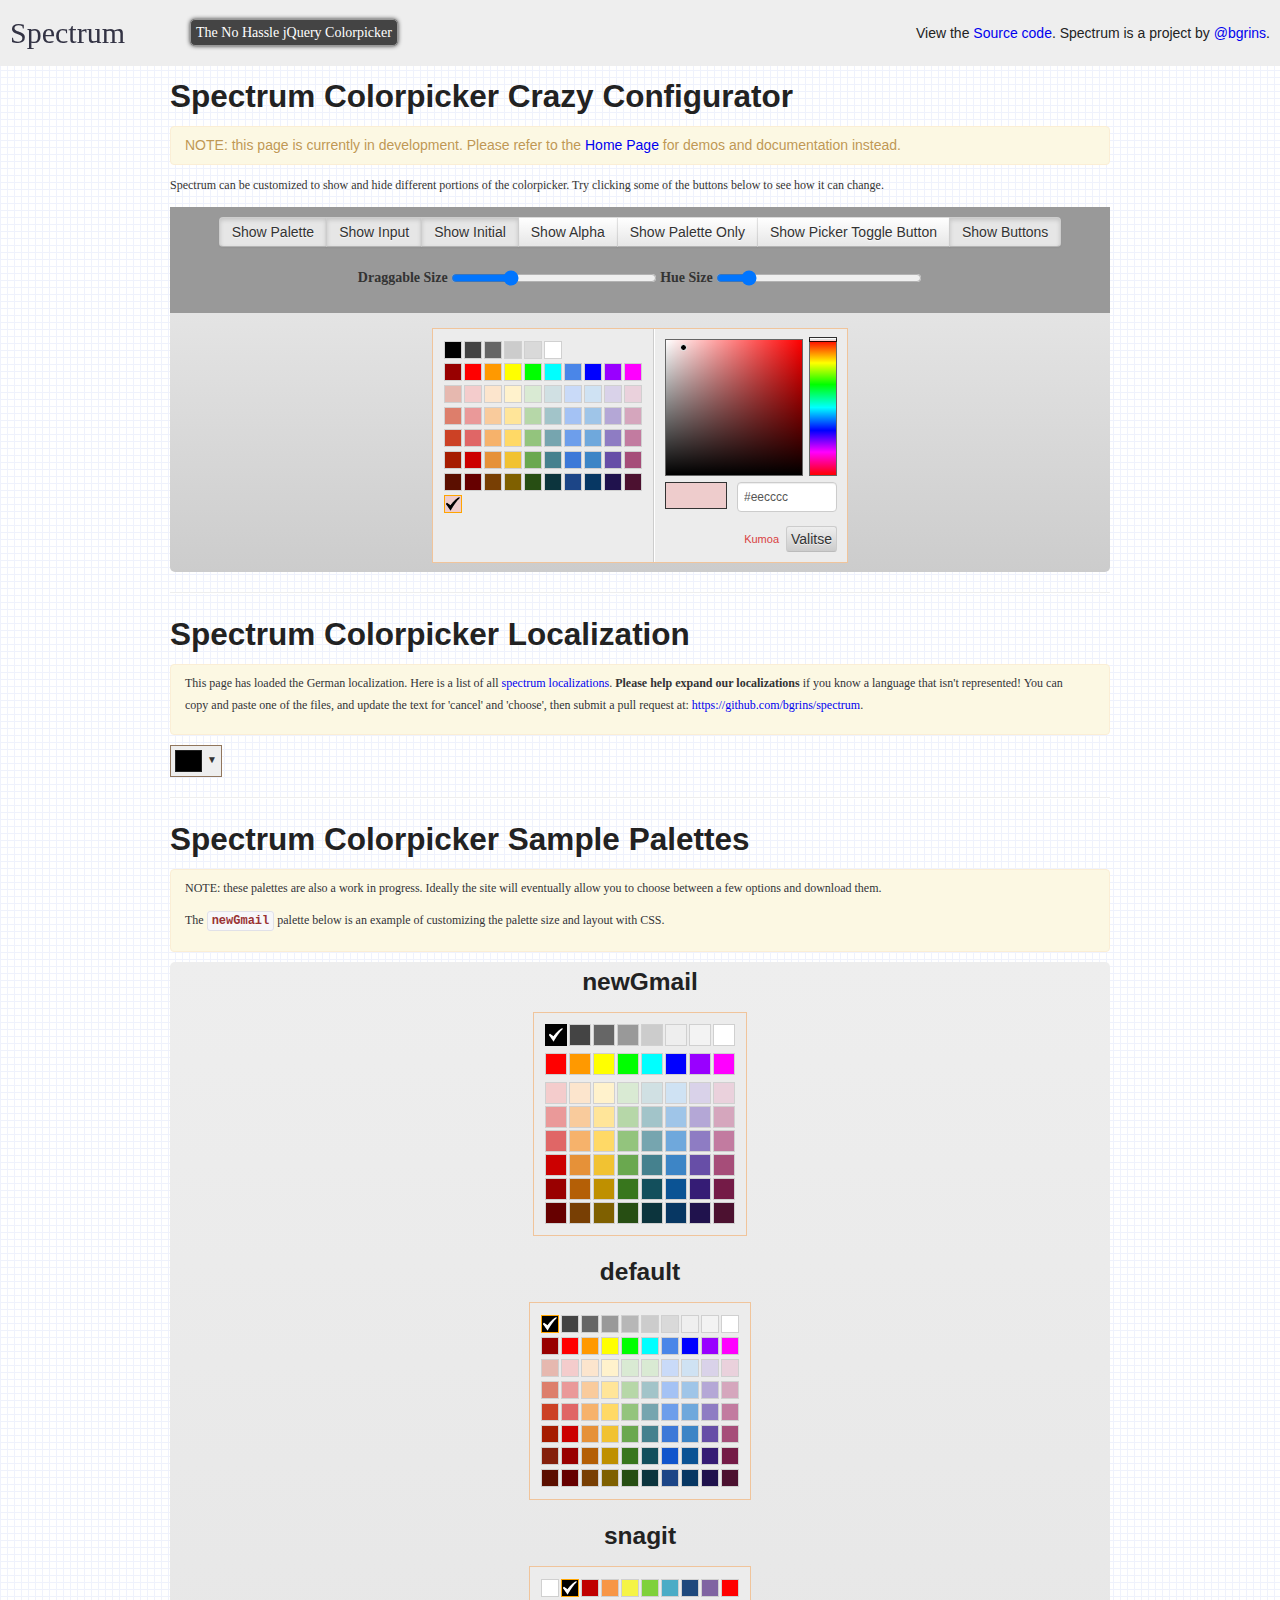
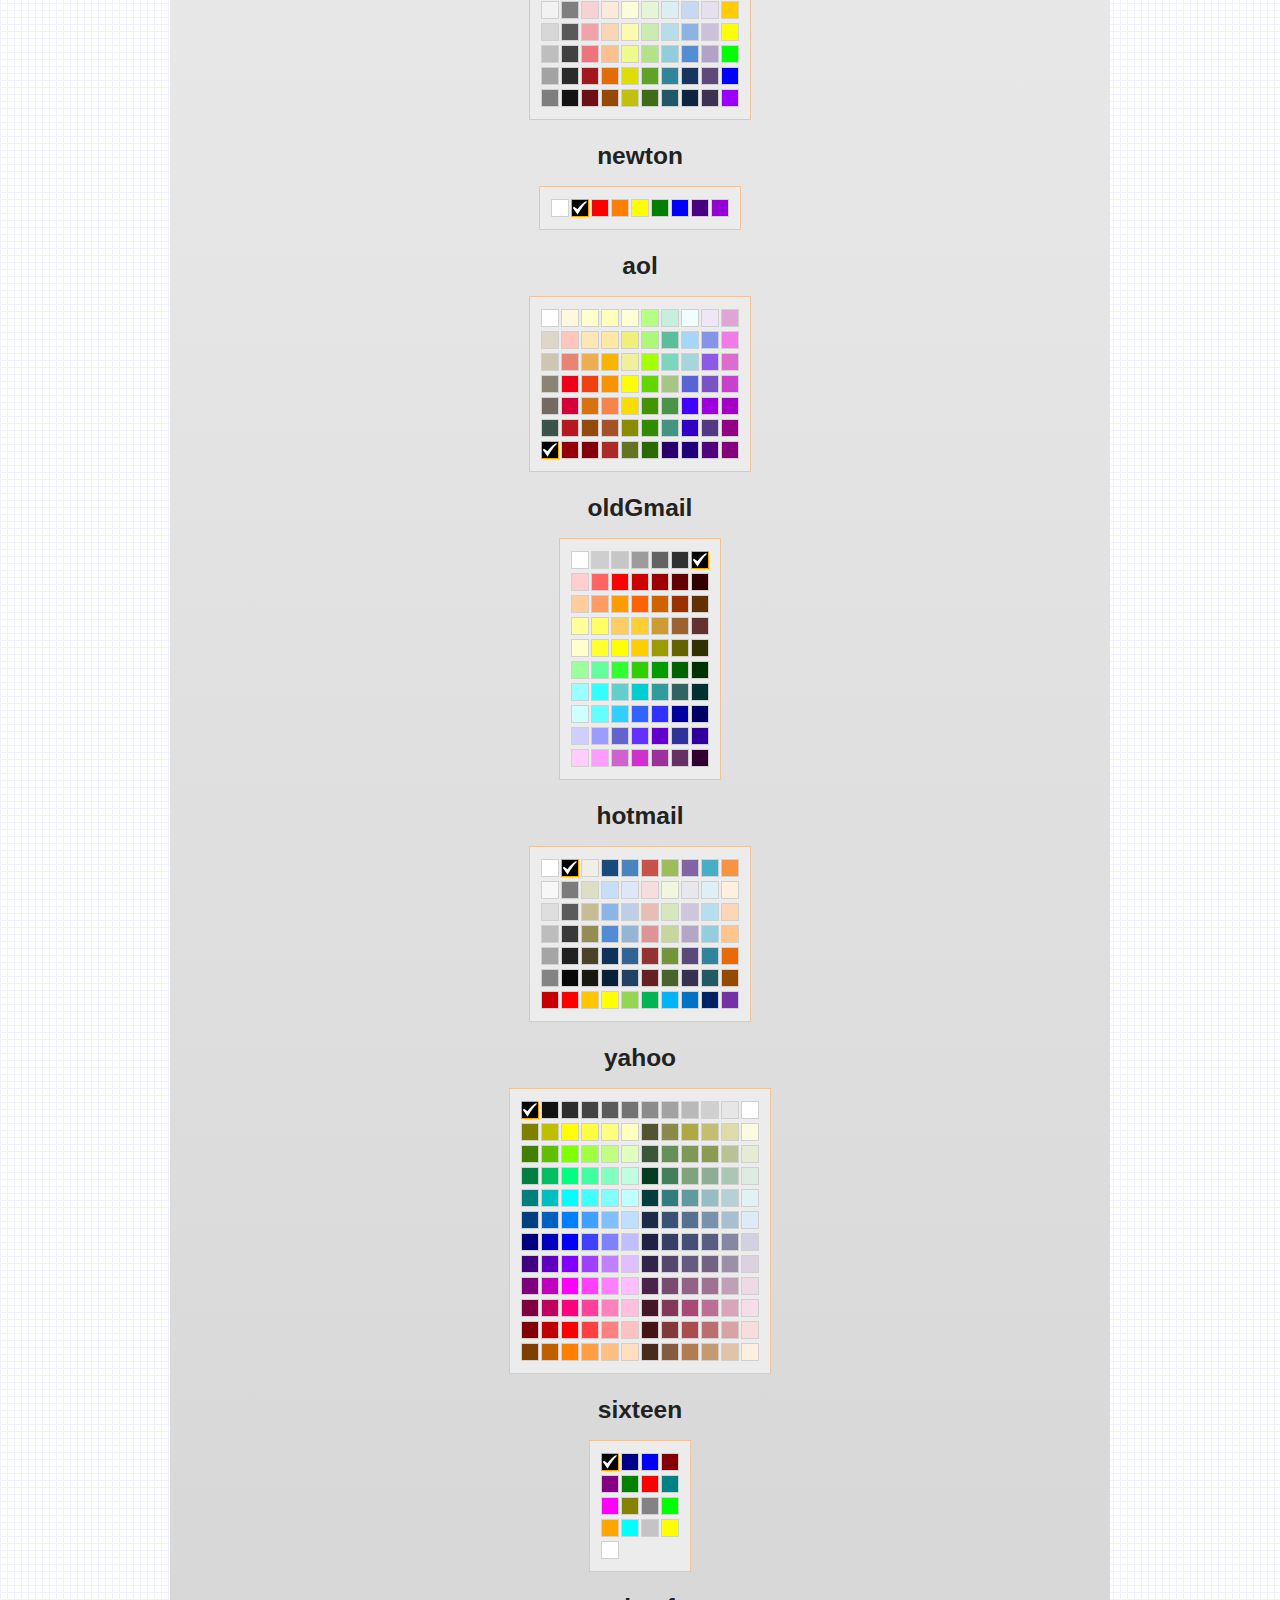
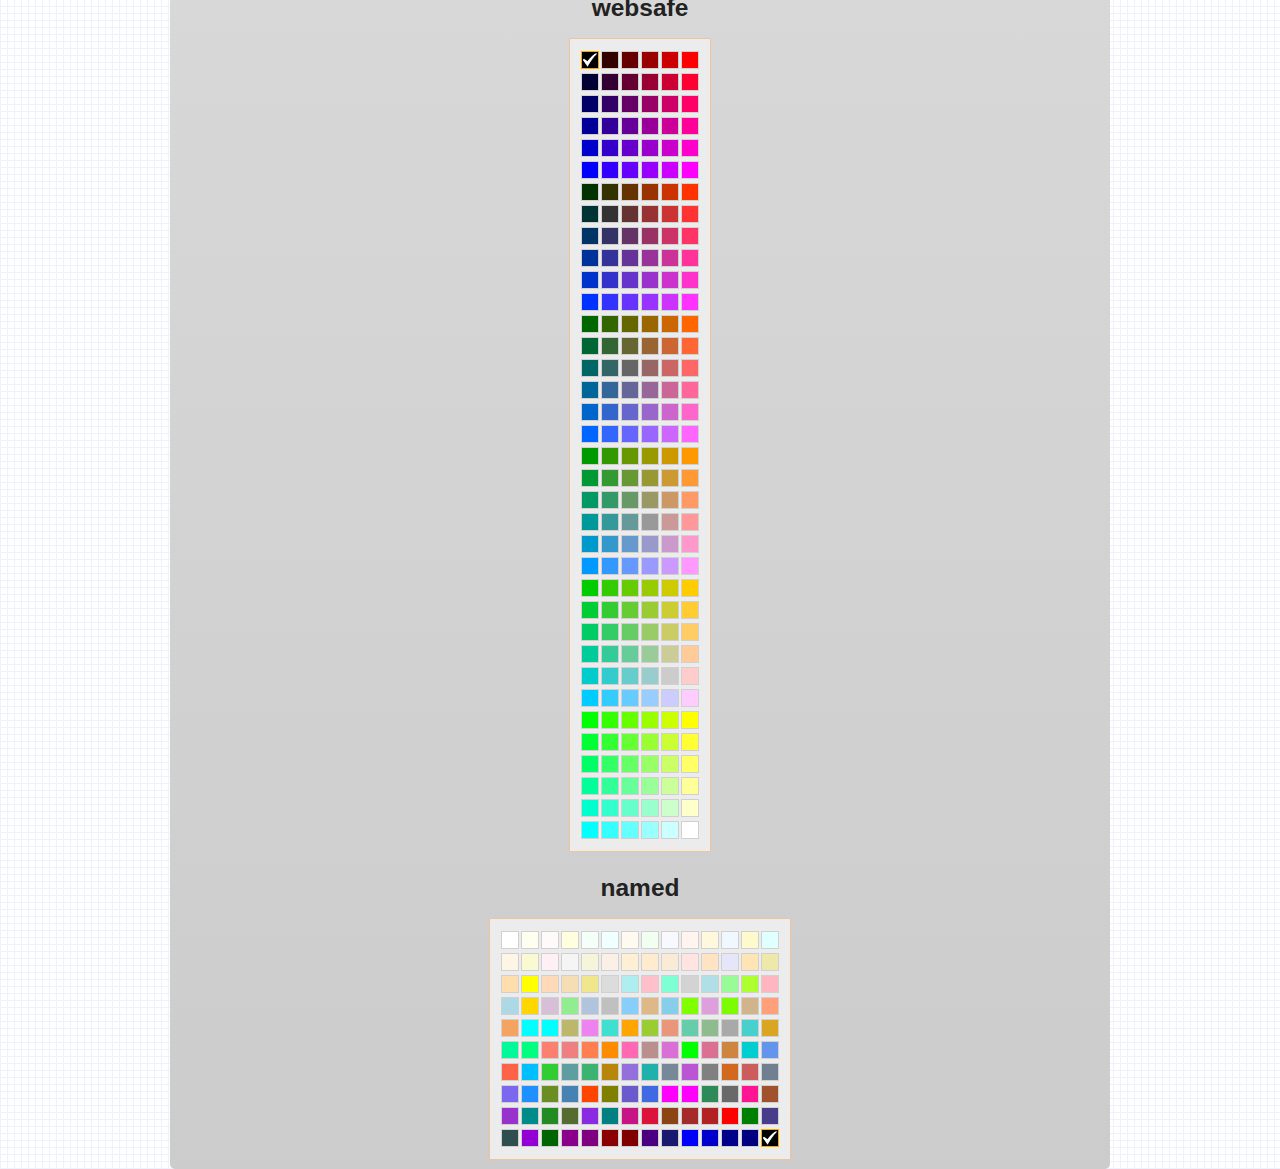
<file: canvasprojects/vectorapp/bgrins-spectrum-lib/example/index.html>
<!doctype html>
<html>
<head>
    <meta http-equiv="content-type" content="text/html; charset=UTF-8">
    <title>Spectrum - The No Hassle jQuery Colorpicker</title>

    <meta name="description" content="Spectrum is a JavaScript colorpicker plugin using the jQuery framework.  It is highly customizable, but can also be used as a simple input type=color polyfill">
    <meta name="author" content="Brian Grinstead and Spectrum contributors">

    <link rel="stylesheet" type="text/css" href="../spectrum.css">
    <link rel="stylesheet" type="text/css" href="../docs/bootstrap.css">
    <link rel="stylesheet" type="text/css" href="../docs/docs.css">
    <script type="text/javascript" src="../docs/jquery-1.9.1.js"></script>
    <script type="text/javascript" src="../spectrum.js"></script>
	<script type="text/javascript" src="../i18n/jquery.spectrum-fi.js"></script>
    <script type='text/javascript' src='example.js'></script>

    <style>

    .example-container {
        margin-top: 10px;
        text-align: center;
        background: #333;
        background: linear-gradient(to bottom, #eee, #ccc);
        padding: 3px;
        padding-top: 0;
        border-radius: 5px;
    }
    .example-controls {
        background: #999;
        margin: 0 -3px;
        padding: 10px 0;
        margin-bottom: 15px;

    }
    label {
        display: inline-block;
        font-weight: bold;

    }
    #palettes .sp-palette {
        max-width: 500px;
    }


    .newGmail .sp-palette-row-0, .newGmail .sp-palette-row-1 {
        margin-bottom: 5px;
    }

    .newGmail .sp-palette .sp-thumb-el {
        width: 20px;
        height: 20px;
        margin: 1px 1px;
    }

    .newGmail .sp-palette .sp-thumb-el:hover, .newGmail  .sp-palette .sp-thumb-el.sp-thumb-active {
        border-color: #000;
    }
    </style>
</head>
<body>
<div id='header'>
    <h1><a href='http://bgrins.github.com/spectrum'>Spectrum</a></h1> <h2><em>The No Hassle jQuery Colorpicker</em></h2>
    <div id='links'>
        View the <a href='http://github.com/bgrins/spectrum'>Source code</a>.
        Spectrum is a project by <a href='http://twitter.com/bgrins'>@bgrins</a>.
    </div>
    <br style='clear:both;' />
</div>

<div class="container">

    <h2>Spectrum Colorpicker Crazy Configurator</h2>
    <div class='alert'>NOTE: this page is currently in development.  Please refer to the <a href='http://github.com/bgrins/spectrum'>Home Page</a> for demos and documentation instead.
    </div>
    <p>
        Spectrum can be customized to show and hide different portions of the colorpicker.  Try clicking some of the buttons below to see how it can change.
    </p>

    <div class="example-container">
        <div class="example-controls">
            <div class='btn-group'>
                <button class='btn toggleBtn' data-rule='showPalette'>Show Palette</button>
                <button class='btn toggleBtn' data-rule='showInput'>Show Input</button>
                <button class='btn toggleBtn' data-rule='showInitial'>Show Initial</button>
                <button class='btn toggleBtn' data-rule='showAlpha'>Show Alpha</button>
                <button class='btn toggleBtn' data-rule='showPaletteOnly'>Show Palette Only</button>
                <button class='btn toggleBtn' data-rule='togglePaletteOnly'>Show Picker Toggle Button</button>
                <button class='btn toggleBtn' data-rule='showButtons'>Show Buttons</button>
            </div>
            <br />
            <br />
            <p>
            <label>Draggable Size <input type='range' value='172' id='size' max='500' min='50' /></label>

            <label>Hue Size <input type='range' value='16' id='huesize' max='90' min='5' /></label>
            </p>
        </div>

        <input id="full">

    </div>

    <hr />
    <h2>Spectrum Colorpicker Localization</h2>
    <div class='alert'>
        <p>
            This page has loaded the German localization.  Here is a list of all <a href='https://github.com/bgrins/spectrum/tree/master/i18n'>spectrum localizations</a>.  <strong>Please help expand our localizations</strong>  if you know a language that isn't represented!  You can copy and paste one of the files, and update the text for 'cancel' and 'choose', then submit a pull request at: <a href'https://github.com/bgrins/spectrum'>https://github.com/bgrins/spectrum</a>.
        </p>
    </div>

	<input id="langdemo" />

    <hr />
    <h2>Spectrum Colorpicker Sample Palettes</h2>
    <div class='alert'>

        <p>
        NOTE: these palettes are also a work in progress.  Ideally the site will eventually allow you to choose between a few options and download them.
        </p>

        <p>
        The <code>newGmail</code> palette below is an example of customizing the palette size and layout with CSS.
        </p>

    </div>
    <div id="palettes" class="example-container">

    </div>

</div>


<script type="text/javascript" src="../docs/prettify.js"></script>
<script type="text/javascript">

  var _gaq = _gaq || [];
  _gaq.push(['_setAccount', 'UA-8259845-4']);
  _gaq.push(['_trackPageview']);

  (function() {
    var ga = document.createElement('script'); ga.type = 'text/javascript'; ga.async = true;
    ga.src = ('https:' == document.location.protocol ? 'https://ssl' : 'http://www') + '.google-analytics.com/ga.js';
    var s = document.getElementsByTagName('script')[0]; s.parentNode.insertBefore(ga, s);
  })();

</script>
</body>
</html>
</file>
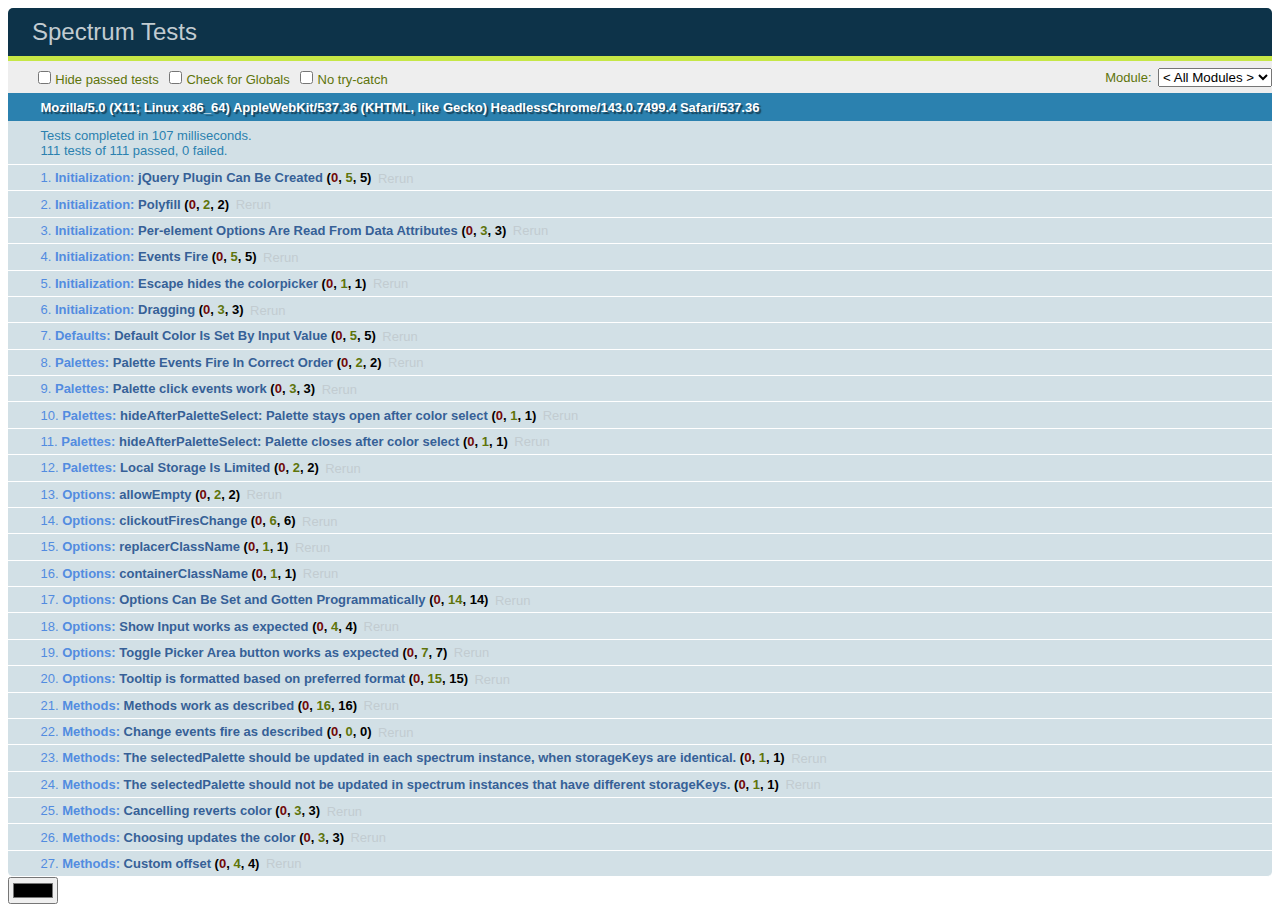
<file: canvasprojects/vectorapp/bgrins-spectrum-lib/test/index.html>
<!DOCTYPE html>
<html>
<head>
  <meta charset="utf-8">
  <title>Spectrum Tests</title>
  <link rel="stylesheet" href="qunit.css">
  <link rel="stylesheet" href="../spectrum.css">
</head>
<body>
  <div id="qunit"></div>
  <script src="../docs/jquery-1.9.1.js"></script>
  <script src="../spectrum.js"></script>
  <script src="qunit.js"></script>
  <script src="tests.js"></script>

  <input type="color" id="type-color-on-page" />
</body>
</html>
</file>
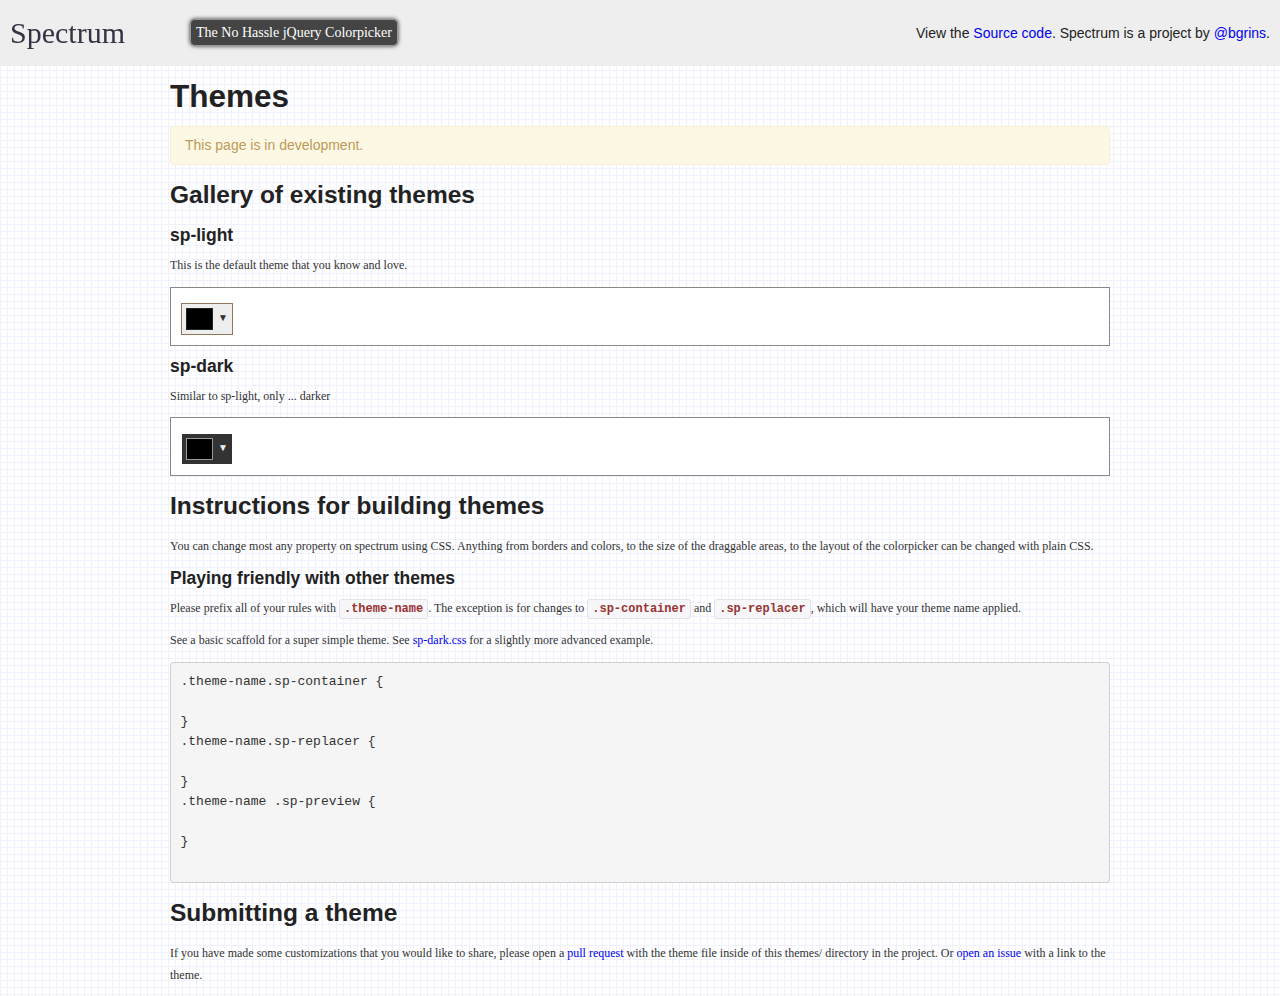
<file: canvasprojects/vectorapp/bgrins-spectrum-lib/themes/index.html>
<!doctype html>
<html>
<head>
    <meta http-equiv="content-type" content="text/html; charset=UTF-8">
    <title>Spectrum - The No Hassle jQuery Colorpicker</title>

    <meta name="description" content="Spectrum is a JavaScript colorpicker plugin using the jQuery framework.  It is highly customizable, but can also be used as a simple input type=color polyfill">
    <meta name="author" content="Brian Grinstead and Spectrum contributors">

    <link rel="stylesheet" type="text/css" href="../spectrum.css">
    <link rel="stylesheet" type="text/css" href="../docs/bootstrap.css">
    <link rel="stylesheet" type="text/css" href="../docs/docs.css">
    <script type="text/javascript" src="../docs/jquery-1.9.1.js"></script>
    <script type="text/javascript" src="../spectrum.js"></script>


    <link rel="stylesheet" type="text/css" href="sp-dark.css">

</head>
<body>
<div id='header'>
    <h1><a href='http://bgrins.github.com/spectrum'>Spectrum</a></h1> <h2><em>The No Hassle jQuery Colorpicker</em></h2>
    <div id='links'>
        View the <a href='http://github.com/bgrins/spectrum'>Source code</a>.
        Spectrum is a project by <a href='http://twitter.com/bgrins'>@bgrins</a>.
    </div>
    <br style='clear:both;' />
</div>

<div class="container">
    <h2>Themes</h2>

    <div class="alert">
        This page is in development.
    </div>

    <div id="theme-gallery">
        <h3>Gallery of existing themes</h3>

        <div class="theme" id="sp-light">
            <h4>sp-light</h4>
            <p>This is the default theme that you know and love.</p>

            <div class='example'>
                <input type='text' />
            </div>
        </div>

        <div class="theme" id="sp-dark">
            <h4>sp-dark</h4>
            <p>Similar to sp-light, only ... darker</p>

            <div class='example'>
                <input type='text' />
            </div>
        </div>
    </div>

    <div id="theme-instructions">
        <h3>Instructions for building themes</h3>
        <p>
            You can change most any property on spectrum using CSS.  Anything from  borders and colors, to the size of the draggable areas, to the layout of the colorpicker can be changed with plain CSS.
        </p>
        <h4>Playing friendly with other themes</h4>
        <p>
            Please prefix all of your rules with <code>.theme-name</code>.  The exception is for changes to <code>.sp-container</code> and <code>.sp-replacer</code>, which will have your theme name applied.
        </p>
        <p>
            See a basic scaffold for a super simple theme.  See <a href='sp-dark.css'>sp-dark.css</a> for a slightly more advanced example.
        </p>
        <pre>
.theme-name.sp-container {

}
.theme-name.sp-replacer {

}
.theme-name .sp-preview {

}
        </pre>
        <h3>Submitting a theme</h3>
        <p>
            If you have made some customizations that you would like to share, please open a <a href="http://bgrins.github.com/spectrum/pulls">pull request</a> with the theme file inside of this themes/ directory in the project.  Or <a href="http://bgrins.github.com/spectrum/issues">open an issue</a> with a link to the theme.
        </p>
    </div>
</div>


<script>
    $("#sp-light input").spectrum({
        theme: "sp-light"
    });
    $("#sp-dark input").spectrum({
        theme: "sp-dark"
    });
</script>
<script type="text/javascript" src="../docs/prettify.js"></script>
<script type="text/javascript">

  var _gaq = _gaq || [];
  _gaq.push(['_setAccount', 'UA-8259845-4']);
  _gaq.push(['_trackPageview']);

  (function() {
    var ga = document.createElement('script'); ga.type = 'text/javascript'; ga.async = true;
    ga.src = ('https:' == document.location.protocol ? 'https://ssl' : 'http://www') + '.google-analytics.com/ga.js';
    var s = document.getElementsByTagName('script')[0]; s.parentNode.insertBefore(ga, s);
  })();

</script>
</body>
</html>
</file>
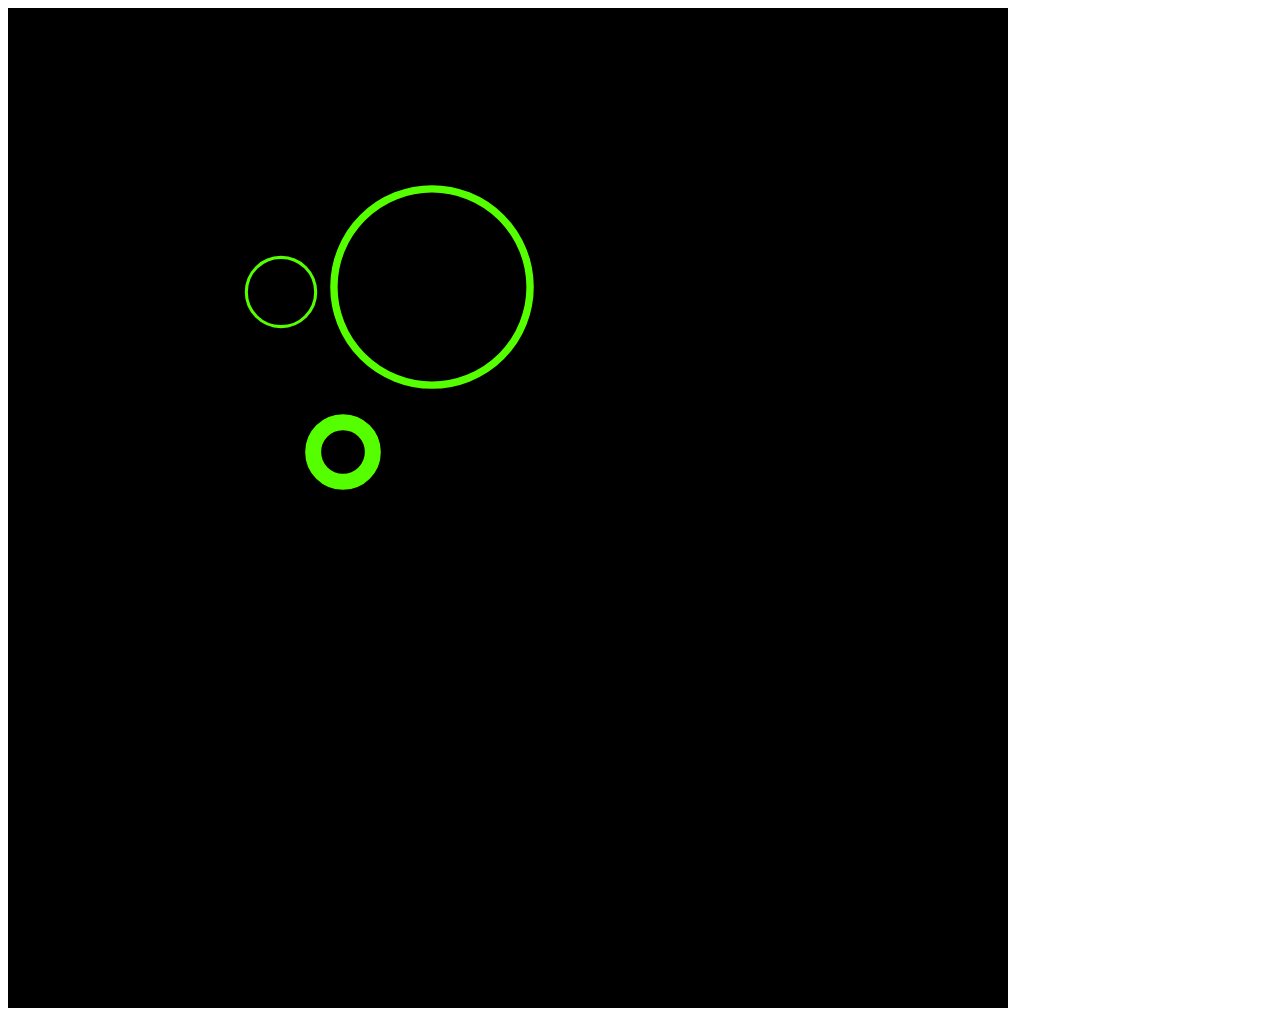
<file: canvasprojects/vectorapp/renderTest.html>
<!DOCTYPE html>
  <head>

  </head>
  <body>
    <canvas id='myCanvas' width='1000px' height='1000px'></canvas>
    <script>
      var canvas = document.getElementById('myCanvas');
      var ctx = canvas.getContext('2d');

      var logoHUE = {colorArray: ['#000000'], symmetryLine: 0, xCenter: 677.5, yCenter: 250, width: 213, height: 241, rotation: 0, shapes: [
{symmetryBool: false, color: 0, globalAlpha: 1, type: 'circle',radius : 0.16276935045408183, line: true, lineWidth: 0.01455399061032864, positions: [

{x: -1.8990610328638498, y: 0.14107883817427386}]},
{symmetryBool: false, color: 0, globalAlpha: 1, type: 'circle',radius : 0.46047698911696633, line: true, lineWidth: 0.03474178403755869, positions: [

{x: -1.1901408450704225, y: 0.12033195020746888}]},
{symmetryBool: false, color: 0, globalAlpha: 1, type: 'circle',radius : 0.14006041211433143, line: true, lineWidth: 0.07511737089201878, positions: [

{x: -1.607981220657277, y: 0.8049792531120332}]}
]}
      var renderPseudoSprite = function(object, context){
        context.translate(object.xCenter, object.yCenter);
        context.rotate( object.rotation * Math.PI/180);
        object.shapes.forEach(function(shape){
          switch (shape.type){
            case 'curvedline':
              renderCurvedLine(object, context, shape);
              //debugRender(object, context, shape);
              break;
            case 'polygon':
            case 'polyline':
              renderPolygon(object, context, shape);
              break;
            case 'circle':
              renderCircle(object, context, shape);
              break;
            case 'curvedshape':
              renderCurvedShape(object, context, shape);
              //renderPolygon(object, context, shape);
              //debugRender(object,context,shape);
              break;
          }
        });
        context.rotate( (object.rotation * -1) * Math.PI/180);
        context.translate( (object.xCenter * -1), (object.yCenter * -1) );
      }
      var renderPolygon = function(object, context, shape){
        context.beginPath();
        context.moveTo( (shape.positions[0].x * object.width), (shape.positions[0].y * object.height));
        shape.positions.forEach(function(p){
          context.lineTo( (p.x * object.width), (p.y * object.height) );
        });
        context.globalAlpha = shape.globalAlpha;
        switch (shape.type){
          case 'polyline':
            context.strokeStyle = object.colorArray[shape.color];
            context.lineWidth = shape.lineWidth * object.width;
            context.stroke();
            break;
          case 'polygon':
            context.fillStyle = object.colorArray[shape.color];
            context.fill();
            if (shape.globalAlpha >= 0.9){
              context.lineWidth = 1;
              context.strokeStyle = object.colorArray[shape.color];
              context.stroke();
            }
            break;
        }
        context.closePath();
        if (shape.symmetryBool === true){
          symmetryRenderPoly(object, context, shape);
        }
      }
      var renderCircle = function(object, context, shape){
        context.beginPath();
        context.arc( (shape.positions[0].x * object.width), (object.height * shape.positions[0].y), (shape.radius * object.width), 0, Math.PI * 2);
        context.globalAlpha = shape.globalAlpha;
        if (shape.line === true){
          context.lineWidth = shape.lineWidth * object.width;
          context.strokeStyle = object.colorArray[shape.color];
          context.stroke();
        } else {
          context.fillStyle = object.colorArray[shape.color];
          context.fill()
        }
        context.closePath();
        if (shape.symmetryBool === true){
          var flippedX = Math.abs(shape.positions[0].x - object.symmetryLine);
          if (shape.positions[0].x > object.symmetryLine){
            flippedX = flippedX * -1;
          }
          context.beginPath();
          context.arc( (flippedX * object.width), (shape.positions[0].y * object.height), (shape.radius * object.width), 0, Math.PI * 2)
          if (shape.line === true){
            context.stroke();
          } else {
            context.fill();
          }
          context.closePath();
        }
      }
      var renderPolyline = function(object, context, shape){
        context.beginPath();
        context.moveTo( (shape.positions[0].x * object.width),   (shape.positions[0].y * object.height));
        shape.positions.forEach(function(p){
          context.lineTo(  (p.x * object.width),   (p.y * object.height));
        });
        context.lineWidth = shape.lineWidth * object.width;
        context.globalAlpha = shape.globalAlpha;
        context.strokeStyle = object.colorArray[shape.color];
        context.stroke();
        context.closePath();
        if (shape.symmetryBool == true){
          symmetryRenderPoly(object, context, shape);
        }
      }
      var renderCurvedShape = function(object, context, shape){
        context.beginPath();
        context.moveTo(  (shape.positions[0].x * object.width) ,   (shape.positions[0].y * object.height) );
        for (var i = 1; i < shape.positions.length; i+=3){
          var lastpoint = {x: undefined, y: undefined};
          if (i+3 > shape.positions.length){
            lastpoint.x = shape.positions[0].x;
            lastpoint.y = shape.positions[0].y;
          } else{
            lastpoint.x = shape.positions[i+2].x;
            lastpoint.y = shape.positions[i+2].y;
          }
          context.bezierCurveTo(  (shape.positions[i].x * object.width),   (shape.positions[i].y * object.height),   (shape.positions[i+1].x * object.width),   (shape.positions[i+1].y * object.height),   (lastpoint.x * object.width),   (lastpoint.y * object.height) );
        }

        context.fillStyle = object.colorArray[shape.color];
        context.globalAlpha = shape.globalAlpha;
        context.fill();
        if (shape.globalAlpha >= 0.9){
          context.lineWidth = 1;
          context.strokeStyle = object.colorArray[shape.color];
          context.stroke();
        }
        context.closePath();
        if (shape.symmetryBool === true){
          symmetryRenderCurvedShape(object, context, shape);
        }
      }

      var renderCurvedLine = function(object, context, shape){
        context.beginPath();
        context.moveTo( (shape.positions[0].x * object.width), (shape.positions[0].y * object.height) );
        for ( var i = 1; i < shape.positions.length; i+=3){
          context.bezierCurveTo( (shape.positions[i].x * object.width), (shape.positions[i].y * object.height), (shape.positions[i+1].x * object.width), (shape.positions[i+1].y * object.height), (shape.positions[i+2].x * object.width), (shape.positions[i+2].y * object.height))
        }
        context.strokeStyle = object.colorArray[shape.color];
        context.globalAlpha = shape.globalAlpha;
        context.lineWidth = shape.lineWidth * object.width;
        context.stroke();
        context.closePath();
        if (shape.symmetryBool === true){
          symmetryRenderCurvedLine(object, context, shape);
        }

      }
      var symmetryRenderCurvedLine = function(object, context, shape){
        context.beginPath();
        var initFlippedX = Math.abs(shape.positions[0].x - object.symmetryLine);
        if (shape.positions[0].x > object.symmetryLine){
          initFlippedX = initFlippedX * -1;
        }
        context.moveTo( (initFlippedX * object.width), (shape.positions[0].y * object.height) );
        for ( var i = 1; i < shape.positions.length; i+=3){
          var flippedXOne = Math.abs(shape.positions[i].x - object.symmetryLine);
          if (shape.positions[i].x > object.symmetryLine){
            flippedXOne *= -1;
          }
          var flippedXTwo = Math.abs(shape.positions[i+1].x - object.symmetryLine);
          if (shape.positions[i+1].x > object.symmetryLine){
            flippedXTwo *= -1;
          }
          var flippedXThree = Math.abs(shape.positions[i+2].x - object.symmetryLine);
          if (shape.positions[i+2].x > object.symmetryLine){
            flippedXThree *= -1;
          }
          context.bezierCurveTo( (flippedXOne * object.width), (shape.positions[i].y * object.height), (flippedXTwo * object.width), (shape.positions[i+1].y * object.height), (flippedXThree * object.width), (shape.positions[i+2].y * object.height))
        }
        context.stroke();
        context.closePath();
      }
      var symmetryRenderPoly = function(object, context, shape){
        context.beginPath();
        var initFlippedX = Math.abs(shape.positions[0].x - object.symmetryLine);
        if (shape.positions[0].x > object.symmetryLine){
          initFlippedX = initFlippedX * -1;
        }
        context.moveTo(  (initFlippedX * object.width),   (shape.positions[0].y * object.height))
        shape.positions.forEach(function(p){
          var flippedX = Math.abs(p.x - object.symmetryLine);
          if (p.x > object.symmetryLine){
            flippedX = flippedX * -1;
          }
          context.lineTo(  (flippedX * object.width),   (p.y * object.height) );
        });
        switch (shape.type){
          //no need to set alpha or linewidth etc. already set
          case 'polyline':
            context.stroke();
            break;
          case 'polygon':
            context.fill();
            if (shape.globalAlpha >= 0.9){
              context.lineTo(  (initFlippedX * object.width),   (shape.positions[0].y * object.height));
              context.stroke();
            }
            break;
        }
        context.closePath();
      }
      var symmetryRenderCurvedShape = function(object, context, shape){
        context.beginPath();
        var initFlippedX = Math.abs(shape.positions[0].x - object.symmetryLine);
        if (shape.positions[0].x > object.symmetryLine){
          initFlippedX = initFlippedX * -1;
        }
        context.moveTo(  (initFlippedX * object.width) ,   (shape.positions[0].y * object.height) );
        for (var i = 1; i < shape.positions.length; i+=3){
          var lastpoint = {x: undefined, y: undefined};
          if (i+3 > shape.positions.length){
            lastpoint.x = Math.abs(shape.positions[0].x - object.symmetryLine);
            if (shape.positions[0].x > object.symmetryLine){
              lastpoint.x = lastpoint.x * -1;
            }
            lastpoint.y = shape.positions[0].y;
          } else{
            lastpoint.x = Math.abs(shape.positions[i+2].x - object.symmetryLine);
            if (shape.positions[i+2].x > object.symmetryLine){
              lastpoint.x = lastpoint.x * -1;
            }
            lastpoint.y = shape.positions[i+2].y;
          }
          var oneX = Math.abs(shape.positions[i].x - object.symmetryLine);
          if (shape.positions[i].x > object.symmetryLine){
            oneX = oneX * -1;
          }
          var twoX = Math.abs(shape.positions[i+1].x - object.symmetryLine);
          if (shape.positions[i+1].x > object.symmetryLine){
            twoX = twoX * -1;
          }
          context.bezierCurveTo(  (oneX * object.width),   (shape.positions[i].y * object.height),   (twoX * object.width),   (shape.positions[i+1].y * object.height),   (lastpoint.x * object.width),   (lastpoint.y * object.height) );
        }
        context.fill();
        if (shape.globalAlpha >= 0.9){
          context.stroke();
        }
        context.closePath();
      }
      var debugRender = function(object, context, shape){
        shape.positions.forEach(function(p){
          context.beginPath();
          context.arc(  (p.x * object.width),   (p.y * object.height), 10, 0, Math.PI * 2);
          context.globalAlpha = 0.5;
          context.fillStyle = 'black';
          context.fill();
          context.closePath();
        });
      }
      var debugPoint = function(x, y){
        ctx.beginPath();
        ctx.arc(x,y,10,0,Math.PI * 2);
        ctx.globalAlpha = 0.5;
        ctx.fillStyle = 'red';
        ctx.fill();
        ctx.closePath();
        console.log(x + ", " + y);
      }
      var incX = 5;
      var incY = 10;
      var wave = 0;
      var color = 100;
      var update = function(){
        ctx.clearRect(0,0,canvas.width,canvas.height);
        ctx.fillStyle = 'black';
        ctx.fillRect(0,0,canvas.width,canvas.height);
        //spaceTank.rotation += 0.1;
        //color += 1;

        logoHUE.colorArray[0] = "hsl(" + color + ", 100%, 50%";
        logoHUE.colorArray[1] = "hsl(" + color + ", 100%, 0%";
        renderPseudoSprite(logoHUE, ctx);
      }
      //update();
      setInterval(update, 25);
    </script>
  </body>
</html>
</file>
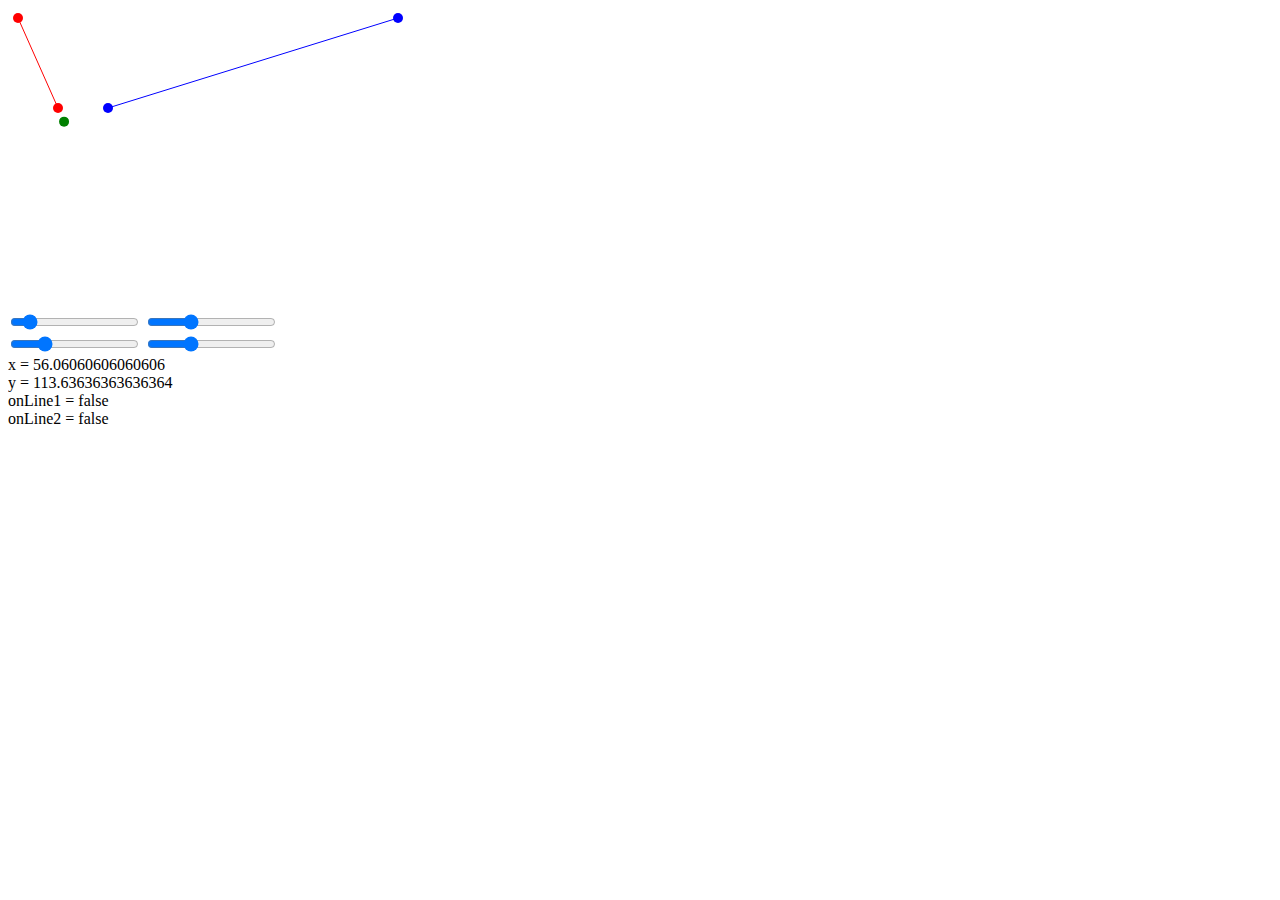
<file: canvasprojects/vectorapp/osnaptest/notmine.html>
<!DOCTYPE html>
<head>
</head>
<body>
<canvas id="canvas" width="400" height="300"></canvas>
<div class="controls">
    <input id="line1XSlider" type="range" min="10" max="390" value="50" />
    <input id="line1YSlider" type="range" min="10" max="290" value="100" />
</div>
<div class="controls">
    <input id="line2XSlider" type="range" min="10" max="390" value="100" />
    <input id="line2YSlider" type="range" min="10" max="290" value="100" />
</div>
<div id="results"></div>
<script type='text/javascript' src='notmywork.js'></script>
</body>
</html>
</file>
<file: canvasprojects/vectorapp/bgrins-spectrum-lib/spectrum.css>
/***
Spectrum Colorpicker v1.8.0
https://github.com/bgrins/spectrum
Author: Brian Grinstead
License: MIT
***/

.sp-container {
    position:absolute;
    top:0;
    left:0;
    display:inline-block;
    *display: inline;
    *zoom: 1;
    /* https://github.com/bgrins/spectrum/issues/40 */
    z-index: 9999994;
    overflow: hidden;
}
.sp-container.sp-flat {
    position: relative;
}

/* Fix for * { box-sizing: border-box; } */
.sp-container,
.sp-container * {
    -webkit-box-sizing: content-box;
       -moz-box-sizing: content-box;
            box-sizing: content-box;
}

/* http://ansciath.tumblr.com/post/7347495869/css-aspect-ratio */
.sp-top {
  position:relative;
  width: 100%;
  display:inline-block;
}
.sp-top-inner {
   position:absolute;
   top:0;
   left:0;
   bottom:0;
   right:0;
}
.sp-color {
    position: absolute;
    top:0;
    left:0;
    bottom:0;
    right:20%;
}
.sp-hue {
    position: absolute;
    top:0;
    right:0;
    bottom:0;
    left:84%;
    height: 100%;
}

.sp-clear-enabled .sp-hue {
    top:33px;
    height: 77.5%;
}

.sp-fill {
    padding-top: 80%;
}
.sp-sat, .sp-val {
    position: absolute;
    top:0;
    left:0;
    right:0;
    bottom:0;
}

.sp-alpha-enabled .sp-top {
    margin-bottom: 18px;
}
.sp-alpha-enabled .sp-alpha {
    display: block;
}
.sp-alpha-handle {
    position:absolute;
    top:-4px;
    bottom: -4px;
    width: 6px;
    left: 50%;
    cursor: pointer;
    border: 1px solid black;
    background: white;
    opacity: .8;
}
.sp-alpha {
    display: none;
    position: absolute;
    bottom: -14px;
    right: 0;
    left: 0;
    height: 8px;
}
.sp-alpha-inner {
    border: solid 1px #333;
}

.sp-clear {
    display: none;
}

.sp-clear.sp-clear-display {
    background-position: center;
}

.sp-clear-enabled .sp-clear {
    display: block;
    position:absolute;
    top:0px;
    right:0;
    bottom:0;
    left:84%;
    height: 28px;
}

/* Don't allow text selection */
.sp-container, .sp-replacer, .sp-preview, .sp-dragger, .sp-slider, .sp-alpha, .sp-clear, .sp-alpha-handle, .sp-container.sp-dragging .sp-input, .sp-container button  {
    -webkit-user-select:none;
    -moz-user-select: -moz-none;
    -o-user-select:none;
    user-select: none;
}

.sp-container.sp-input-disabled .sp-input-container {
    display: none;
}
.sp-container.sp-buttons-disabled .sp-button-container {
    display: none;
}
.sp-container.sp-palette-buttons-disabled .sp-palette-button-container {
    display: none;
}
.sp-palette-only .sp-picker-container {
    display: none;
}
.sp-palette-disabled .sp-palette-container {
    display: none;
}

.sp-initial-disabled .sp-initial {
    display: none;
}


/* Gradients for hue, saturation and value instead of images.  Not pretty... but it works */
.sp-sat {
    background-image: -webkit-gradient(linear,  0 0, 100% 0, from(#FFF), to(rgba(204, 154, 129, 0)));
    background-image: -webkit-linear-gradient(left, #FFF, rgba(204, 154, 129, 0));
    background-image: -moz-linear-gradient(left, #fff, rgba(204, 154, 129, 0));
    background-image: -o-linear-gradient(left, #fff, rgba(204, 154, 129, 0));
    background-image: -ms-linear-gradient(left, #fff, rgba(204, 154, 129, 0));
    background-image: linear-gradient(to right, #fff, rgba(204, 154, 129, 0));
    -ms-filter: "progid:DXImageTransform.Microsoft.gradient(GradientType = 1, startColorstr=#FFFFFFFF, endColorstr=#00CC9A81)";
    filter : progid:DXImageTransform.Microsoft.gradient(GradientType = 1, startColorstr='#FFFFFFFF', endColorstr='#00CC9A81');
}
.sp-val {
    background-image: -webkit-gradient(linear, 0 100%, 0 0, from(#000000), to(rgba(204, 154, 129, 0)));
    background-image: -webkit-linear-gradient(bottom, #000000, rgba(204, 154, 129, 0));
    background-image: -moz-linear-gradient(bottom, #000, rgba(204, 154, 129, 0));
    background-image: -o-linear-gradient(bottom, #000, rgba(204, 154, 129, 0));
    background-image: -ms-linear-gradient(bottom, #000, rgba(204, 154, 129, 0));
    background-image: linear-gradient(to top, #000, rgba(204, 154, 129, 0));
    -ms-filter: "progid:DXImageTransform.Microsoft.gradient(startColorstr=#00CC9A81, endColorstr=#FF000000)";
    filter : progid:DXImageTransform.Microsoft.gradient(startColorstr='#00CC9A81', endColorstr='#FF000000');
}

.sp-hue {
    background: -moz-linear-gradient(top, #ff0000 0%, #ffff00 17%, #00ff00 33%, #00ffff 50%, #0000ff 67%, #ff00ff 83%, #ff0000 100%);
    background: -ms-linear-gradient(top, #ff0000 0%, #ffff00 17%, #00ff00 33%, #00ffff 50%, #0000ff 67%, #ff00ff 83%, #ff0000 100%);
    background: -o-linear-gradient(top, #ff0000 0%, #ffff00 17%, #00ff00 33%, #00ffff 50%, #0000ff 67%, #ff00ff 83%, #ff0000 100%);
    background: -webkit-gradient(linear, left top, left bottom, from(#ff0000), color-stop(0.17, #ffff00), color-stop(0.33, #00ff00), color-stop(0.5, #00ffff), color-stop(0.67, #0000ff), color-stop(0.83, #ff00ff), to(#ff0000));
    background: -webkit-linear-gradient(top, #ff0000 0%, #ffff00 17%, #00ff00 33%, #00ffff 50%, #0000ff 67%, #ff00ff 83%, #ff0000 100%);
    background: linear-gradient(to bottom, #ff0000 0%, #ffff00 17%, #00ff00 33%, #00ffff 50%, #0000ff 67%, #ff00ff 83%, #ff0000 100%);
}

/* IE filters do not support multiple color stops.
   Generate 6 divs, line them up, and do two color gradients for each.
   Yes, really.
 */
.sp-1 {
    height:17%;
    filter: progid:DXImageTransform.Microsoft.gradient(startColorstr='#ff0000', endColorstr='#ffff00');
}
.sp-2 {
    height:16%;
    filter: progid:DXImageTransform.Microsoft.gradient(startColorstr='#ffff00', endColorstr='#00ff00');
}
.sp-3 {
    height:17%;
    filter: progid:DXImageTransform.Microsoft.gradient(startColorstr='#00ff00', endColorstr='#00ffff');
}
.sp-4 {
    height:17%;
    filter: progid:DXImageTransform.Microsoft.gradient(startColorstr='#00ffff', endColorstr='#0000ff');
}
.sp-5 {
    height:16%;
    filter: progid:DXImageTransform.Microsoft.gradient(startColorstr='#0000ff', endColorstr='#ff00ff');
}
.sp-6 {
    height:17%;
    filter: progid:DXImageTransform.Microsoft.gradient(startColorstr='#ff00ff', endColorstr='#ff0000');
}

.sp-hidden {
    display: none !important;
}

/* Clearfix hack */
.sp-cf:before, .sp-cf:after { content: ""; display: table; }
.sp-cf:after { clear: both; }
.sp-cf { *zoom: 1; }

/* Mobile devices, make hue slider bigger so it is easier to slide */
@media (max-device-width: 480px) {
    .sp-color { right: 40%; }
    .sp-hue { left: 63%; }
    .sp-fill { padding-top: 60%; }
}
.sp-dragger {
   border-radius: 5px;
   height: 5px;
   width: 5px;
   border: 1px solid #fff;
   background: #000;
   cursor: pointer;
   position:absolute;
   top:0;
   left: 0;
}
.sp-slider {
    position: absolute;
    top:0;
    cursor:pointer;
    height: 3px;
    left: -1px;
    right: -1px;
    border: 1px solid #000;
    background: white;
    opacity: .8;
}

/*
Theme authors:
Here are the basic themeable display options (colors, fonts, global widths).
See http://bgrins.github.io/spectrum/themes/ for instructions.
*/

.sp-container {
    border-radius: 0;
    background-color: #ECECEC;
    border: solid 1px #f0c49B;
    padding: 0;
}
.sp-container, .sp-container button, .sp-container input, .sp-color, .sp-hue, .sp-clear {
    font: normal 12px "Lucida Grande", "Lucida Sans Unicode", "Lucida Sans", Geneva, Verdana, sans-serif;
    -webkit-box-sizing: border-box;
    -moz-box-sizing: border-box;
    -ms-box-sizing: border-box;
    box-sizing: border-box;
}
.sp-top {
    margin-bottom: 3px;
}
.sp-color, .sp-hue, .sp-clear {
    border: solid 1px #666;
}

/* Input */
.sp-input-container {
    float:right;
    width: 100px;
    margin-bottom: 4px;
}
.sp-initial-disabled  .sp-input-container {
    width: 100%;
}
.sp-input {
   font-size: 12px !important;
   border: 1px inset;
   padding: 4px 5px;
   margin: 0;
   width: 100%;
   background:transparent;
   border-radius: 3px;
   color: #222;
}
.sp-input:focus  {
    border: 1px solid orange;
}
.sp-input.sp-validation-error {
    border: 1px solid red;
    background: #fdd;
}
.sp-picker-container , .sp-palette-container {
    float:left;
    position: relative;
    padding: 10px;
    padding-bottom: 300px;
    margin-bottom: -290px;
}
.sp-picker-container {
    width: 172px;
    border-left: solid 1px #fff;
}

/* Palettes */
.sp-palette-container {
    border-right: solid 1px #ccc;
}

.sp-palette-only .sp-palette-container {
    border: 0;
}

.sp-palette .sp-thumb-el {
    display: block;
    position:relative;
    float:left;
    width: 24px;
    height: 15px;
    margin: 3px;
    cursor: pointer;
    border:solid 2px transparent;
}
.sp-palette .sp-thumb-el:hover, .sp-palette .sp-thumb-el.sp-thumb-active {
    border-color: orange;
}
.sp-thumb-el {
    position:relative;
}

/* Initial */
.sp-initial {
    float: left;
    border: solid 1px #333;
}
.sp-initial span {
    width: 30px;
    height: 25px;
    border:none;
    display:block;
    float:left;
    margin:0;
}

.sp-initial .sp-clear-display {
    background-position: center;
}

/* Buttons */
.sp-palette-button-container,
.sp-button-container {
    float: right;
}

/* Replacer (the little preview div that shows up instead of the <input>) */
.sp-replacer {
    margin:0;
    overflow:hidden;
    cursor:pointer;
    padding: 4px;
    display:inline-block;
    *zoom: 1;
    *display: inline;
    border: solid 1px #91765d;
    background: #eee;
    color: #333;
    vertical-align: middle;
}
.sp-replacer:hover, .sp-replacer.sp-active {
    border-color: #F0C49B;
    color: #111;
}
.sp-replacer.sp-disabled {
    cursor:default;
    border-color: silver;
    color: silver;
}
.sp-dd {
    padding: 2px 0;
    height: 16px;
    line-height: 16px;
    float:left;
    font-size:10px;
}
.sp-preview {
    position:relative;
    width:25px;
    height: 20px;
    border: solid 1px #222;
    margin-right: 5px;
    float:left;
    z-index: 0;
}

.sp-palette {
    *width: 220px;
    max-width: 220px;
}
.sp-palette .sp-thumb-el {
    width:16px;
    height: 16px;
    margin:2px 1px;
    border: solid 1px #d0d0d0;
}

.sp-container {
    padding-bottom:0;
}


/* Buttons: http://hellohappy.org/css3-buttons/ */
.sp-container button {
  background-color: #eeeeee;
  background-image: -webkit-linear-gradient(top, #eeeeee, #cccccc);
  background-image: -moz-linear-gradient(top, #eeeeee, #cccccc);
  background-image: -ms-linear-gradient(top, #eeeeee, #cccccc);
  background-image: -o-linear-gradient(top, #eeeeee, #cccccc);
  background-image: linear-gradient(to bottom, #eeeeee, #cccccc);
  border: 1px solid #ccc;
  border-bottom: 1px solid #bbb;
  border-radius: 3px;
  color: #333;
  font-size: 14px;
  line-height: 1;
  padding: 5px 4px;
  text-align: center;
  text-shadow: 0 1px 0 #eee;
  vertical-align: middle;
}
.sp-container button:hover {
    background-color: #dddddd;
    background-image: -webkit-linear-gradient(top, #dddddd, #bbbbbb);
    background-image: -moz-linear-gradient(top, #dddddd, #bbbbbb);
    background-image: -ms-linear-gradient(top, #dddddd, #bbbbbb);
    background-image: -o-linear-gradient(top, #dddddd, #bbbbbb);
    background-image: linear-gradient(to bottom, #dddddd, #bbbbbb);
    border: 1px solid #bbb;
    border-bottom: 1px solid #999;
    cursor: pointer;
    text-shadow: 0 1px 0 #ddd;
}
.sp-container button:active {
    border: 1px solid #aaa;
    border-bottom: 1px solid #888;
    -webkit-box-shadow: inset 0 0 5px 2px #aaaaaa, 0 1px 0 0 #eeeeee;
    -moz-box-shadow: inset 0 0 5px 2px #aaaaaa, 0 1px 0 0 #eeeeee;
    -ms-box-shadow: inset 0 0 5px 2px #aaaaaa, 0 1px 0 0 #eeeeee;
    -o-box-shadow: inset 0 0 5px 2px #aaaaaa, 0 1px 0 0 #eeeeee;
    box-shadow: inset 0 0 5px 2px #aaaaaa, 0 1px 0 0 #eeeeee;
}
.sp-cancel {
    font-size: 11px;
    color: #d93f3f !important;
    margin:0;
    padding:2px;
    margin-right: 5px;
    vertical-align: middle;
    text-decoration:none;

}
.sp-cancel:hover {
    color: #d93f3f !important;
    text-decoration: underline;
}


.sp-palette span:hover, .sp-palette span.sp-thumb-active {
    border-color: #000;
}

.sp-preview, .sp-alpha, .sp-thumb-el {
    position:relative;
    background-image: url([data-uri]);
}
.sp-preview-inner, .sp-alpha-inner, .sp-thumb-inner {
    display:block;
    position:absolute;
    top:0;left:0;bottom:0;right:0;
}

.sp-palette .sp-thumb-inner {
    background-position: 50% 50%;
    background-repeat: no-repeat;
}

.sp-palette .sp-thumb-light.sp-thumb-active .sp-thumb-inner {
    background-image: url([data-uri]);
}

.sp-palette .sp-thumb-dark.sp-thumb-active .sp-thumb-inner {
    background-image: url([data-uri]);
}

.sp-clear-display {
    background-repeat:no-repeat;
    background-position: center;
    background-image: url([data-uri]);
}
</file>
<file: canvasprojects/vectorapp/bgrins-spectrum-lib/docs/docs.css>
/* Styles for the demo page only.  See spectrum.css for the actual colorpicker styles */
html { font-size: 100%; overflow-y: scroll; -webkit-text-size-adjust: 100%; -ms-text-size-adjust: 100%; }
body { margin: 0; font-size: 14px; line-height: 1.5; background: url([data-uri]); }
body, button, input, select, textarea { font-family: Droid Sans, Tahoma, sans-serif; color: #222; }
body p { font-family: Verdana; font-size: 12px; color: #333; line-height: 1.8; }
h1 { font-family: Lucida Sans, Droid Sans, Verdana; font-size: 30px; line-height: inherit;  margin: 0; padding:0; font-weight: lighter; position:fixed; top: 3px; left: 10px; }
h1 a { text-decoration: none; color: #334 !important; }
h1 a:hover { text-decoration: underline; color: #336 !important; }
#header { background: #eee; background: #eee; height: 60px; line-height: 60px; padding: 3px 10px;}

#goals { margin:0 auto; padding:0; width: 98%; }
.goal { float: left; width: 29%; margin:1%; padding:1%; color: #335; min-height: 300px; background: #eee; border-radius: 10px; font-family: Verdana; }
#docs .goal h4 { text-align: center; margin: .5em 0; font-weight: lighter; text-decoration: underline; font-family: Verdana; }
a { color: #00e; }
a:visited { color: #009; }
a:hover { color: #06e; }
a:focus { outline: thin dotted; }
#header h2 { float:left; margin:0; padding:0; margin-left: 180px; font-size: 14px; line-height: inherit; font-weight: normal; font-family: Georgia;}
#header h2 em {background: #444; color: #fff; font-style: normal; padding: 5px; border-radius: 5px; border: solid 1px #999; box-shadow: 0 0 4px #333;}
#links { float:right; text-align: right; }
#pick2-details { font: monospace; }
#switch-current { float: left; position:relative; display:none;}
/*#switch-current .spectrum-container { position: fixed; top:60px; left: 10px; }*/
#docs-content { margin-left: 190px; padding: 10px 30px; border:solid 10px #ecc; border-right:none;border-bottom:none; padding-bottom: 20px;  background: #fff; background: rgba(255, 255, 255, .6); }
.footer { padding-top: 50px; }
.switch-current-output { display:none; margin:3px auto; width: 200px; text-align: center; }
.type { padding-left: 4px; font-size: .8em; font-weight: bold;}
.description, .example {
    padding: 10px;
    border: 1px solid #888;
    background: white;
    position:relative;
    padding-top: 15px;
}
#docs {  }
#docs ul { margin-left: 25px; padding-left:10px; }
#docs li { list-style: square; margin-left: 6px; }
#docs p { margin: 0; padding:0; padding-top:4px; }
#docs pre { position:relative; }
#docs h2 { margin: 30px -25px; border-bottom: solid 1px; }
#docs h3 { padding: 10px 15px; margin: 10px auto; margin-top: 40px; border: solid 3px #aaa;
box-shadow: 0 3px 5px #333; }
#docs h3.point { box-shadow: none;  margin-left: -30px; margin-right: -30px; border: solid 1px #999; border-left: none; border-right:none;}
#code-heading { font-size: 24px; text-align: center; margin: 6px 0; }
#docs-content { color: #222; }
#docs-content.dark { color: #ddd; }
code { font-weight: bold; color: #933; }
.note { float:right; background: #eee; padding: 4px; font-size: 11px; border: solid 1px #bbb; border-radius: 4px;}
.option-content .note { float:none; position:absolute; right: 0; top: -40px;}
.option-content { position:relative; background: #ededed;
border: solid 2px #aaa; border-top: none;
padding: 12px; width: 95%; margin: 0 auto;
margin-top: -10px; padding-top: 20px;
box-shadow: 0 0 10px #ccc; border-radius: 0 0 5px 5px;
}
.em-label { padding:4px; margin-left: 10px; display:inline-block; vertical-align: top; margin-top: 3px; }
.hide { display:none; }
.clearfix:before, .clearfix:after { content: ""; display: table; }
.clearfix:after { clear: both; }
.clearfix { *zoom: 1; }

input[type="text"] { height: auto; }
.label {
  padding: 1px 4px 2px;
  font-size: 10.998px;
  font-weight: bold;
  line-height: 13px;
  color: #ffffff;
  vertical-align: middle;
  white-space: nowrap;
  text-shadow: 0 -1px 0 rgba(0, 0, 0, 0.25);
  background-color: #999999;
  -webkit-border-radius: 3px;
  -moz-border-radius: 3px;
  border-radius: 3px;
}
.label:hover {
  color: #ffffff;
  text-decoration: none;
}
.label-important {
  background-color: #b94a48;
}
.label-important:hover {
  background-color: #953b39;
}
.label-result {
  background-color: #3a87ad;
  margin-right: 5px;
}
.example .label-result {
    position:absolute;
    top: -10px;
    left: 5px;
}
.label-warning {
  background-color: #f89406;
}
.label-warning:hover {
  background-color: #c67605;
}
.label-success {
  background-color: #468847;
}
.label-success:hover {
  background-color: #356635;
}
.label-info {
  background-color: #3a87ad;
}
.label-info:hover {
  background-color: #2d6987;
}
.label-inverse {
  background-color: #333333;
}
.label-inverse:hover {
  background-color: #1a1a1a;
}
.alert {
  padding: 8px 35px 8px 14px;
  margin: 10px 0;
  text-shadow: 0 1px 0 rgba(255, 255, 255, 0.5);
  background-color: #fcf8e3;
  border: 1px solid #fbeed5;
  -webkit-border-radius: 4px;
  -moz-border-radius: 4px;
  border-radius: 4px;
  color: #c09853;
}
.alert-heading {
  color: inherit;
}
.alert .close {
  position: relative;
  top: -2px;
  right: -21px;
  line-height: 18px;
}
.alert-success {
  background-color: #dff0d8;
  border-color: #d6e9c6;
  color: #468847;
}
.alert-danger,
.alert-error {
  background-color: #f2dede;
  border-color: #eed3d7;
  color: #b94a48;
}
.alert-info {
  background-color: #d9edf7;
  border-color: #bce8f1;
  color: #3a87ad;
}
.alert-block {
  padding-top: 14px;
  padding-bottom: 14px;
}
.alert-block > p,
.alert-block > ul {
  margin-bottom: 0;
}
.alert-block p + p {
  margin-top: 5px;
}
.btn-primary:visited {
  color: #ffffff;
}

/* prettify */
.pln{color:#000}@media screen{.str{color:#080}.kwd{color:#008}.com{color:#800}.typ{color:#606}.lit{color:#066}.pun,.opn,.clo{color:#660}.tag{color:#008}.atn{color:#606}.atv{color:#080}.dec,.var{color:#606}.fun{color:red}}@media print,projection{.str{color:#060}.kwd{color:#006;font-weight:bold}.com{color:#600;font-style:italic}.typ{color:#404;font-weight:bold}.lit{color:#044}.pun,.opn,.clo{color:#440}.tag{color:#006;font-weight:bold}.atn{color:#404}.atv{color:#060}}pre.prettyprint{padding:2px;border:1px solid #888; background: white;}ol.linenums{margin-top:0;margin-bottom:0}li.L0,li.L1,li.L2,li.L3,li.L5,li.L6,li.L7,li.L8{list-style-type:none}li.L1,li.L3,li.L5,li.L7,li.L9{background:#eee}

/* desert scheme ported from vim to google prettify */
.dark pre { display: block; background-color: #333; border:1px solid #888; padding:2px;  }
.dark pre .nocode { background-color: none; color: #000 }
.dark pre .str { color: #ffa0a0 } /* string  - pink */
.dark pre .kwd { color: #f0e68c; font-weight: bold }
.dark pre .com { color: #87ceeb } /* comment - skyblue */
.dark pre .typ { color: #98fb98 } /* type    - lightgreen */
.dark pre .lit { color: #cd5c5c } /* literal - darkred */
.dark pre .pun { color: #fff }    /* punctuation */
.dark pre .pln { color: #fff }    /* plaintext */
.dark pre .tag { color: #f0e68c; font-weight: bold } /* html/xml tag    - lightyellow */
.dark pre .atn { color: #bdb76b; font-weight: bold } /* attribute name  - khaki */
.dark pre .atv { color: #ffa0a0 } /* attribute value - pink */
.dark pre .dec { color: #98fb98 } /* decimal         - lightgreen */

@media print {
  .dark pre { background-color: none }
  .dark pre .str, .dark code .str { color: #060 }
  .dark pre .kwd, .dark code .kwd { color: #006; font-weight: bold }
  .dark pre .com, .dark code .com { color: #600; font-style: italic }
  .dark pre .typ, .dark code .typ { color: #404; font-weight: bold }
  .dark pre .lit, .dark code .lit { color: #044 }
  .dark pre .pun, .dark code .pun { color: #440 }
  .dark pre .pln, .dark code .pln { color: #000 }
  .dark pre .tag, .dark code .tag { color: #006; font-weight: bold }
  .dark pre .atn, .dark code .atn { color: #404 }
  .dark pre .atv, .dark code .atv { color: #060 }
}

/* http://projects.jga.me/toc/ */
#toc {
    top: 76px;
    bottom: 0;
    left: 0px;
    position: fixed;
    font-size: 11px;
    width: 180px;
    color: #222;
    overflow-y: auto;
    font-family: Georgia;
}
#toc-slider {
    position:fixed;
    top:0;
    bottom:0;
    left: 0;
    width: 170px;
    background: #eee;
    line-height: 60px;
    padding-top: 3px;
    padding-left: 10px;
    border-right: solid 10px #cce;
    z-index: -1;
}

@media (max-device-width: 480px) {

#toc, #toc-slider, h1 {
    position:absolute;
}
}
#toc ul {
    margin: 0;
    padding: 0;
    list-style: none;
}

#toc li {
    padding: 5px 10px;
}

#toc a {
    color: #225;
    text-decoration: none;
    display: block;
}

#toc .toc-h2 {
    padding-left: 10px;
}

#toc .toc-h3 {
    padding-left: 25px;
}

#toc .toc-active {
    background: #CCE;
}




.full-spectrum  {
    margin: 0 auto;
}
.full-spectrum .sp-palette {

max-width: 200px;
}
</file>
<file: canvasprojects/vectorapp/bgrins-spectrum-lib/themes/sp-dark.css>
/* Container */
.sp-dark.sp-container {
    background-color: #333;
    border: solid 1px #555;
}

/* Replacer (the little preview div that shows up instead of the <input>) */
.sp-dark.sp-replacer {
    border: solid 1px #fff;
    background: #333;
    color: #eee;
    vertical-align: middle;
}
.sp-replacer:hover, .sp-replacer.sp-active {
    border-color: #F0C49B;
    color: #fff;
}
.sp-replacer.sp-disabled {
    border-color: silver;
    color: silver;
}
.sp-dark .sp-preview {
    border: solid 1px #999;
}
.sp-dark .sp-cancel {
    color: #f99f9f !important;
}

.sp-dark, .sp-dark button, .sp-dark input, .sp-color, .sp-hue {

}

/* Input */
.sp-dark .sp-input-container {

}
.sp-dark .sp-initial-disabled .sp-input-container {

}
.sp-dark .sp-input {

}
.sp-dark .sp-input:focus  {

}
.sp-dark .sp-input.sp-validation-error {

}

.sp-dark .sp-picker-container , .sp-dark .sp-palette-container {

}
.sp-dark .sp-picker-container {

}

/* Palettes */
.sp-dark .sp-palette-container {

}

.sp-dark .sp-palette .sp-thumb-el {

}
.sp-dark .sp-palette .sp-thumb-el:hover, .sp-dark .sp-palette .sp-thumb-el.sp-thumb-active {

}
.sp-dark .sp-thumb-el {
}

/* Initial */
.sp-dark .sp-initial {

}
.sp-dark .sp-initial span {

}

/* Buttons */
.sp-dark .sp-button-container {

}

/* Replacer (the little preview div that shows up instead of the <input>) */
.sp-dark.sp-replacer {

}
.sp-dark.sp-replacer:hover, .sp-dark.sp-replacer.sp-active {
    border-color: #F0C49B;
    color: #111;
}
.sp-dark.sp-replacer.sp-disabled {

}
.sp-dark .sp-dd {

}



.sp-dark .sp-preview {

}
.sp-dark .sp-palette {

}
.sp-dark .sp-palette .sp-thumb-el {

}

.sp-dark button {

}
.sp-dark button:hover {

}
.sp-dark button:active {

}
.sp-dark .sp-cancel {

}
.sp-dark .sp-cancel:hover {

}
.sp-dark .sp-palette span:hover, .sp-dark .sp-palette span.sp-thumb-active {

}
</file>
<file: canvasprojects/vectorapp/bgrins-spectrum-lib/test/qunit.css>
/**
 * QUnit v1.10.0 - A JavaScript Unit Testing Framework
 *
 * http://qunitjs.com
 *
 * Copyright 2012 jQuery Foundation and other contributors
 * Released under the MIT license.
 * http://jquery.org/license
 */

/** Font Family and Sizes */

#qunit-tests, #qunit-header, #qunit-banner, #qunit-testrunner-toolbar, #qunit-userAgent, #qunit-testresult {
    font-family: "Helvetica Neue Light", "HelveticaNeue-Light", "Helvetica Neue", Calibri, Helvetica, Arial, sans-serif;
}

#qunit-testrunner-toolbar, #qunit-userAgent, #qunit-testresult, #qunit-tests li { font-size: small; }
#qunit-tests { font-size: smaller; }


/** Resets */

#qunit-tests, #qunit-tests ol, #qunit-header, #qunit-banner, #qunit-userAgent, #qunit-testresult, #qunit-modulefilter {
    margin: 0;
    padding: 0;
}


/** Header */

#qunit-header {
    padding: 0.5em 0 0.5em 1em;

    color: #8699a4;
    background-color: #0d3349;

    font-size: 1.5em;
    line-height: 1em;
    font-weight: normal;

    border-radius: 5px 5px 0 0;
    -moz-border-radius: 5px 5px 0 0;
    -webkit-border-top-right-radius: 5px;
    -webkit-border-top-left-radius: 5px;
}

#qunit-header a {
    text-decoration: none;
    color: #c2ccd1;
}

#qunit-header a:hover,
#qunit-header a:focus {
    color: #fff;
}

#qunit-testrunner-toolbar label {
    display: inline-block;
    padding: 0 .5em 0 .1em;
}

#qunit-banner {
    height: 5px;
}

#qunit-testrunner-toolbar {
    padding: 0.5em 0 0.5em 2em;
    color: #5E740B;
    background-color: #eee;
    overflow: hidden;
}

#qunit-userAgent {
    padding: 0.5em 0 0.5em 2.5em;
    background-color: #2b81af;
    color: #fff;
    text-shadow: rgba(0, 0, 0, 0.5) 2px 2px 1px;
}

#qunit-modulefilter-container {
    float: right;
}

/** Tests: Pass/Fail */

#qunit-tests {
    list-style-position: inside;
}

#qunit-tests li {
    padding: 0.4em 0.5em 0.4em 2.5em;
    border-bottom: 1px solid #fff;
    list-style-position: inside;
}

#qunit-tests.hidepass li.pass, #qunit-tests.hidepass li.running  {
    display: none;
}

#qunit-tests li strong {
    cursor: pointer;
}

#qunit-tests li a {
    padding: 0.5em;
    color: #c2ccd1;
    text-decoration: none;
}
#qunit-tests li a:hover,
#qunit-tests li a:focus {
    color: #000;
}

#qunit-tests ol {
    margin-top: 0.5em;
    padding: 0.5em;

    background-color: #fff;

    border-radius: 5px;
    -moz-border-radius: 5px;
    -webkit-border-radius: 5px;
}

#qunit-tests table {
    border-collapse: collapse;
    margin-top: .2em;
}

#qunit-tests th {
    text-align: right;
    vertical-align: top;
    padding: 0 .5em 0 0;
}

#qunit-tests td {
    vertical-align: top;
}

#qunit-tests pre {
    margin: 0;
    white-space: pre-wrap;
    word-wrap: break-word;
}

#qunit-tests del {
    background-color: #e0f2be;
    color: #374e0c;
    text-decoration: none;
}

#qunit-tests ins {
    background-color: #ffcaca;
    color: #500;
    text-decoration: none;
}

/*** Test Counts */

#qunit-tests b.counts                       { color: black; }
#qunit-tests b.passed                       { color: #5E740B; }
#qunit-tests b.failed                       { color: #710909; }

#qunit-tests li li {
    padding: 5px;
    background-color: #fff;
    border-bottom: none;
    list-style-position: inside;
}

/*** Passing Styles */

#qunit-tests li li.pass {
    color: #3c510c;
    background-color: #fff;
    border-left: 10px solid #C6E746;
}

#qunit-tests .pass                          { color: #528CE0; background-color: #D2E0E6; }
#qunit-tests .pass .test-name               { color: #366097; }

#qunit-tests .pass .test-actual,
#qunit-tests .pass .test-expected           { color: #999999; }

#qunit-banner.qunit-pass                    { background-color: #C6E746; }

/*** Failing Styles */

#qunit-tests li li.fail {
    color: #710909;
    background-color: #fff;
    border-left: 10px solid #EE5757;
    white-space: pre;
}

#qunit-tests > li:last-child {
    border-radius: 0 0 5px 5px;
    -moz-border-radius: 0 0 5px 5px;
    -webkit-border-bottom-right-radius: 5px;
    -webkit-border-bottom-left-radius: 5px;
}

#qunit-tests .fail                          { color: #000000; background-color: #EE5757; }
#qunit-tests .fail .test-name,
#qunit-tests .fail .module-name             { color: #000000; }

#qunit-tests .fail .test-actual             { color: #EE5757; }
#qunit-tests .fail .test-expected           { color: green;   }

#qunit-banner.qunit-fail                    { background-color: #EE5757; }


/** Result */

#qunit-testresult {
    padding: 0.5em 0.5em 0.5em 2.5em;

    color: #2b81af;
    background-color: #D2E0E6;

    border-bottom: 1px solid white;
}
#qunit-testresult .module-name {
    font-weight: bold;
}

/** Fixture */

#qunit-fixture {
    position: absolute;
    top: -10000px;
    left: -10000px;
    width: 1000px;
    height: 1000px;
}
</file>
